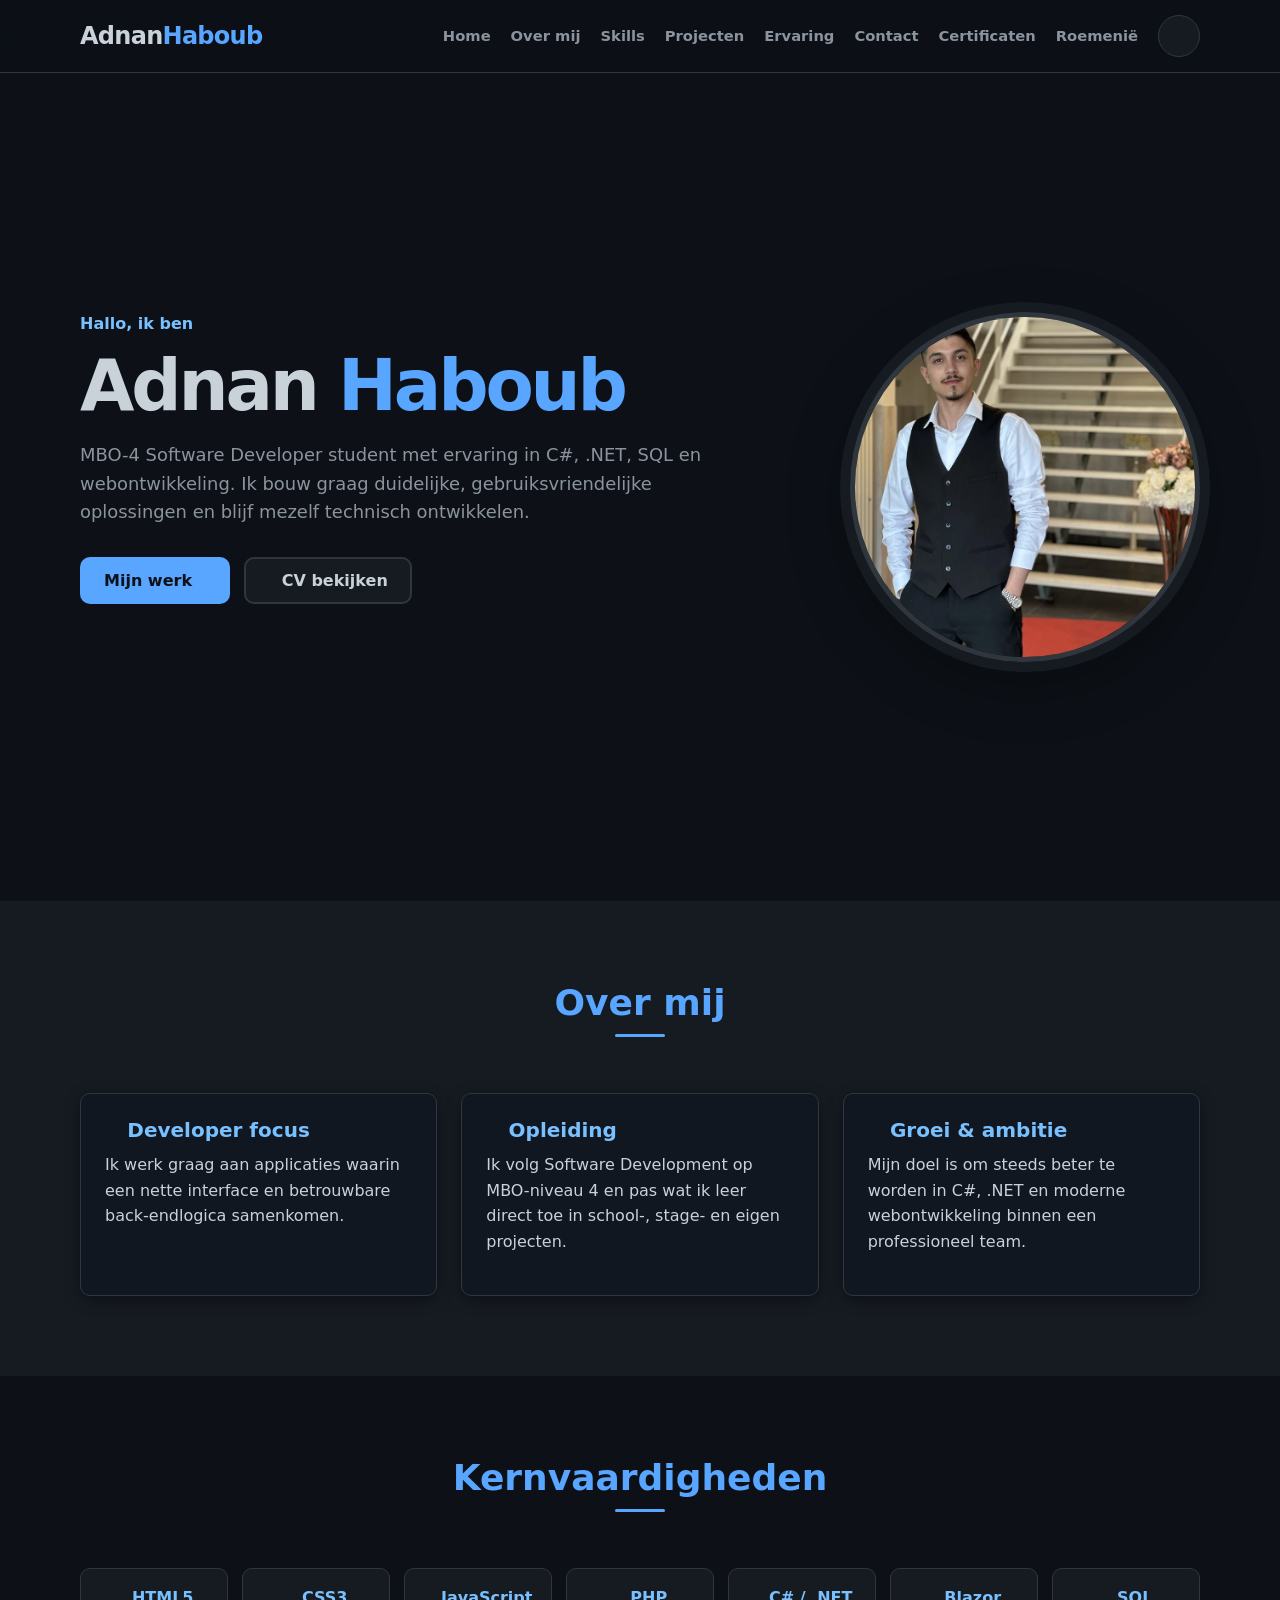
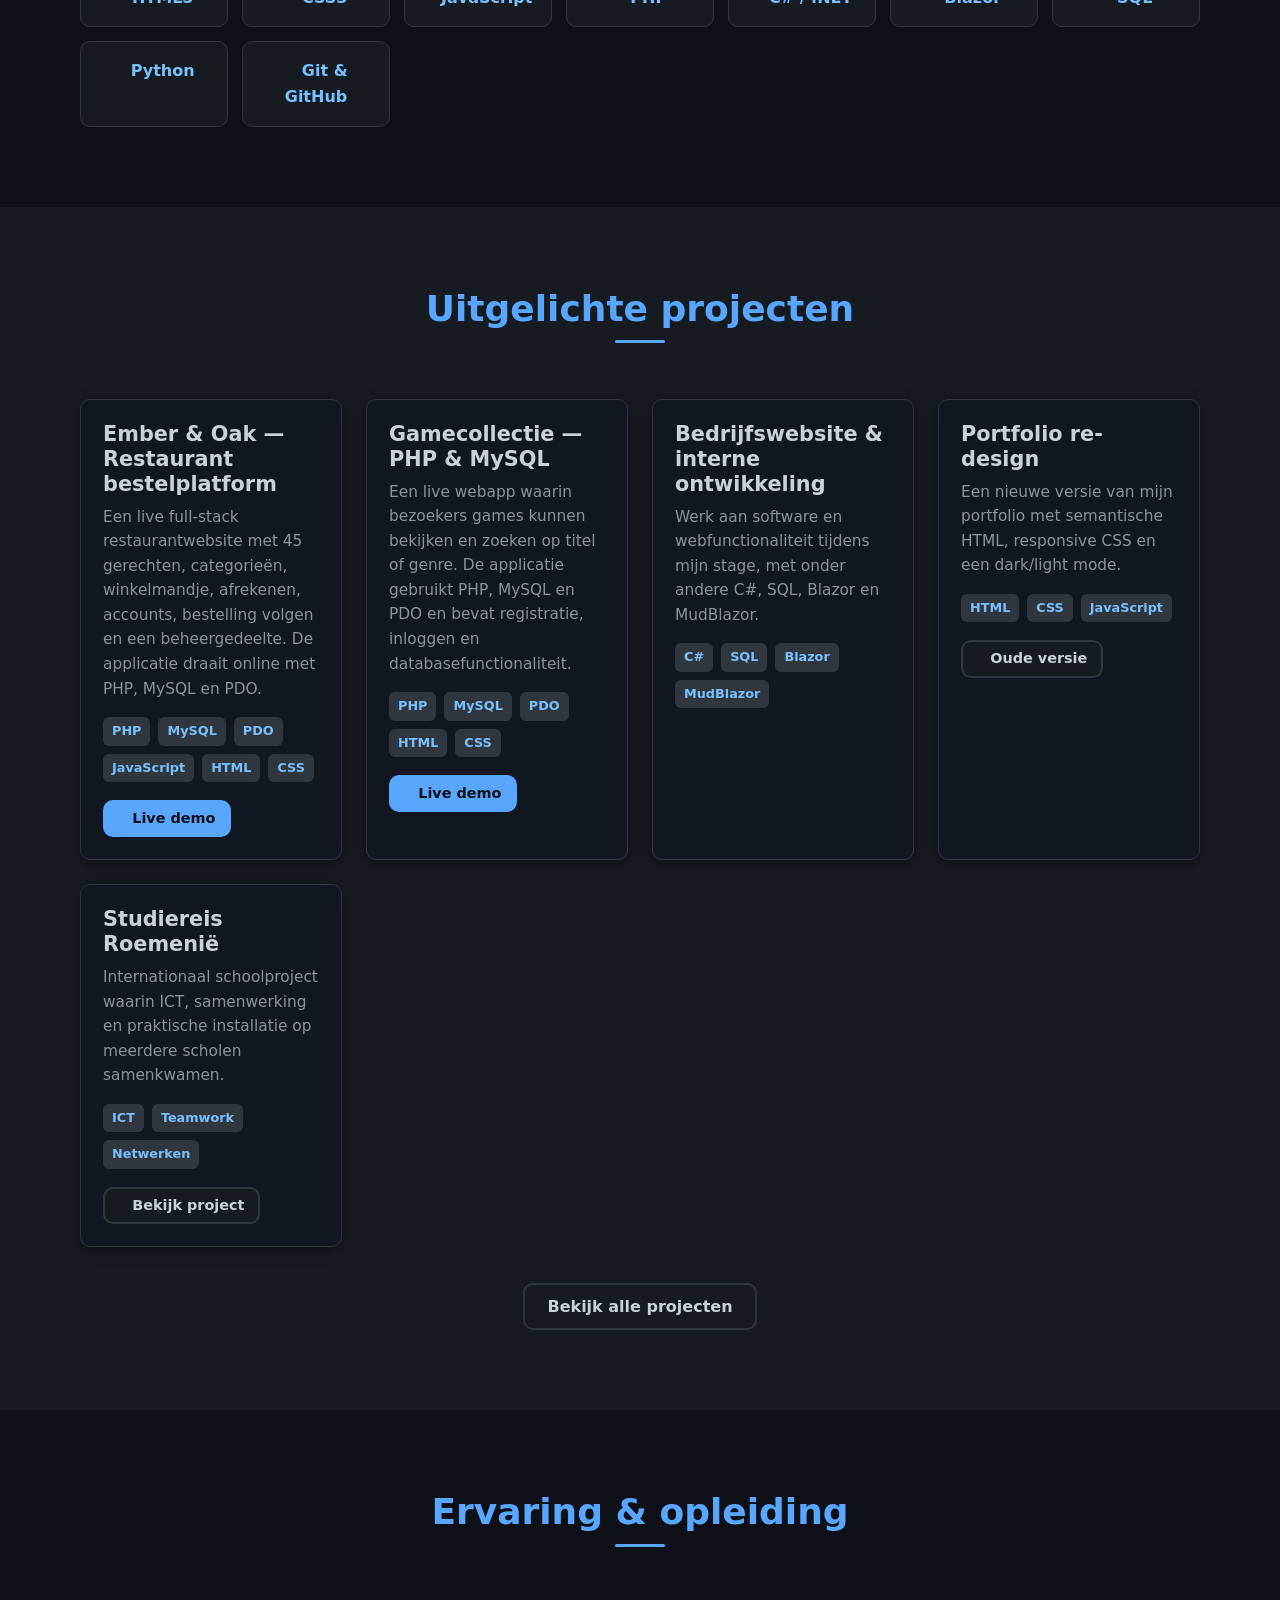
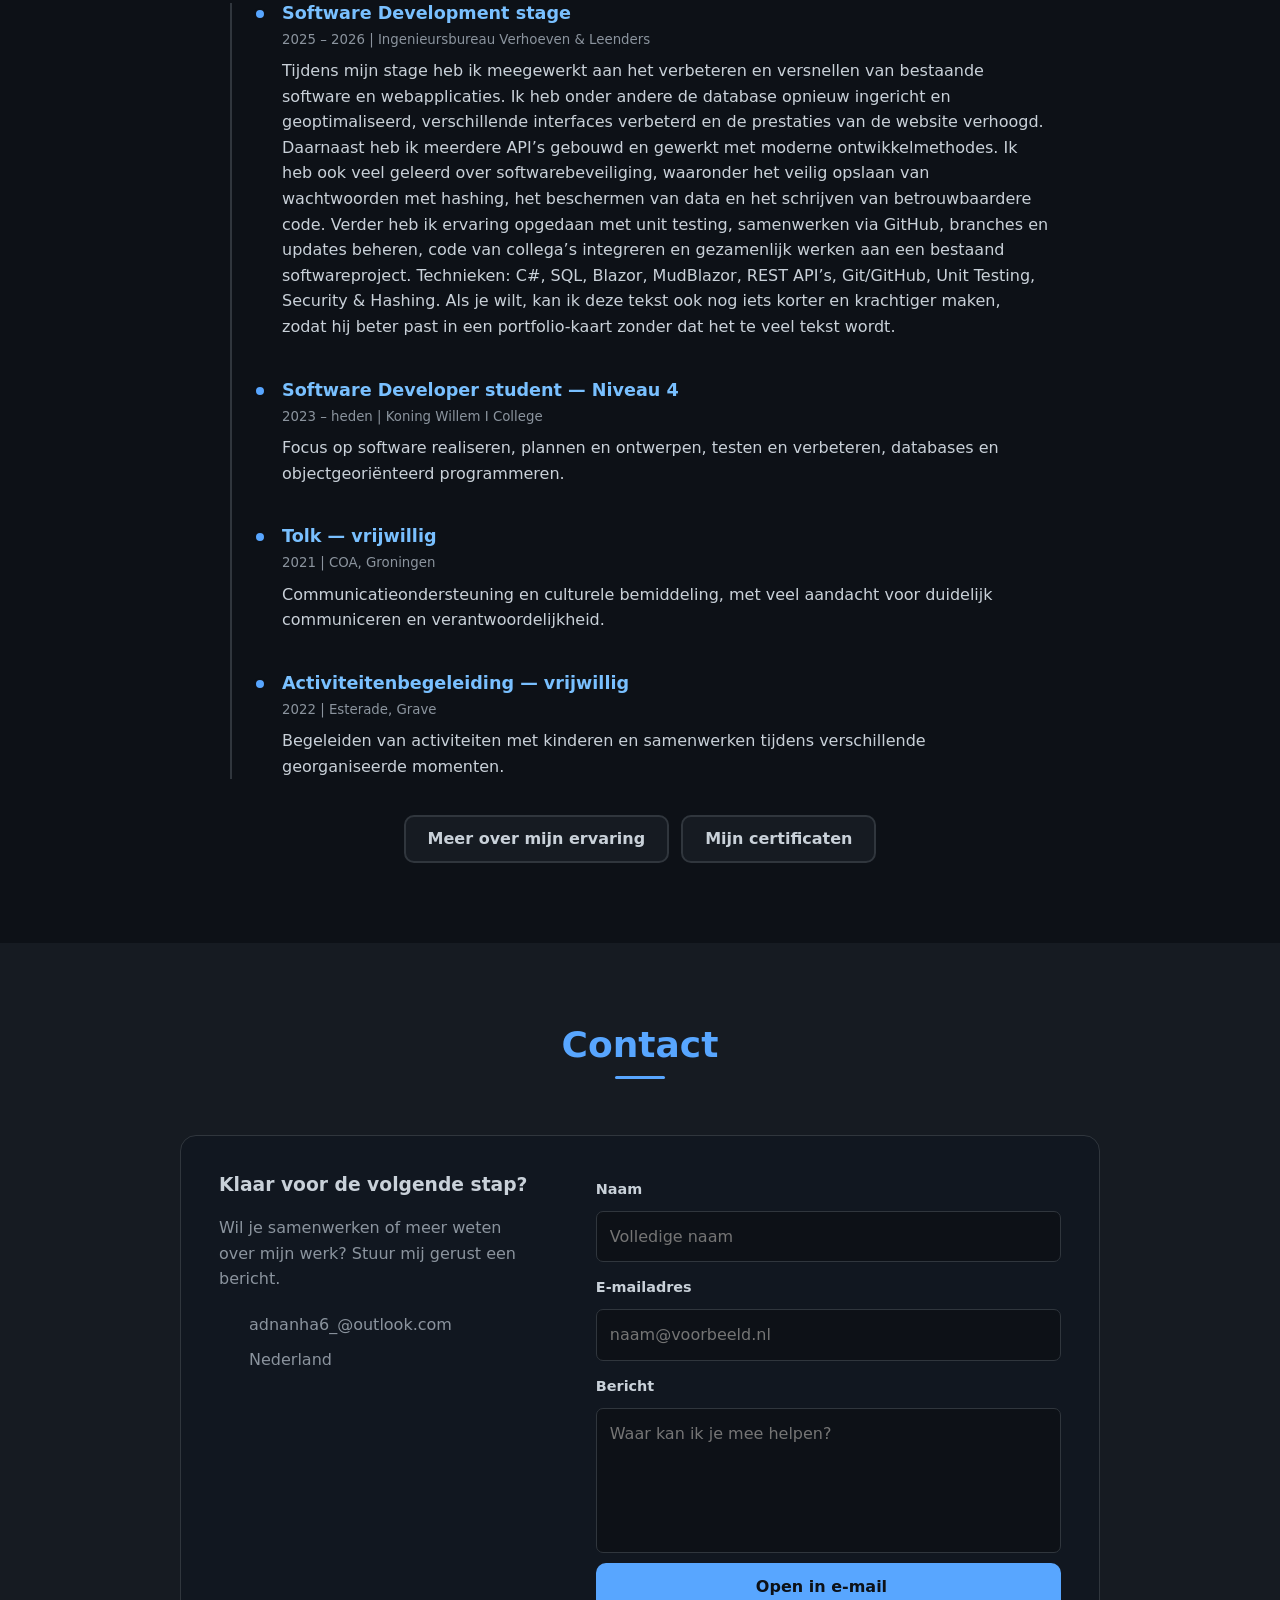
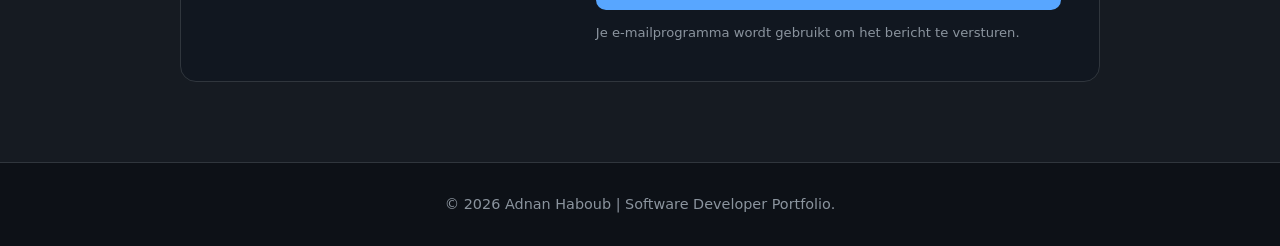
<file: index.html>
<!doctype html>
<html lang="nl">
<head>
    <meta charset="utf-8">
    <meta name="viewport" content="width=device-width, initial-scale=1">
    <meta http-equiv="refresh" content="0; url=Main/Portfolio.html">
    <title>Adnan Haboub | Portfolio</title>
</head>
<body>
    <p><a href="Main/Portfolio.html">Open portfolio</a></p>
</body>
</html>
</file>
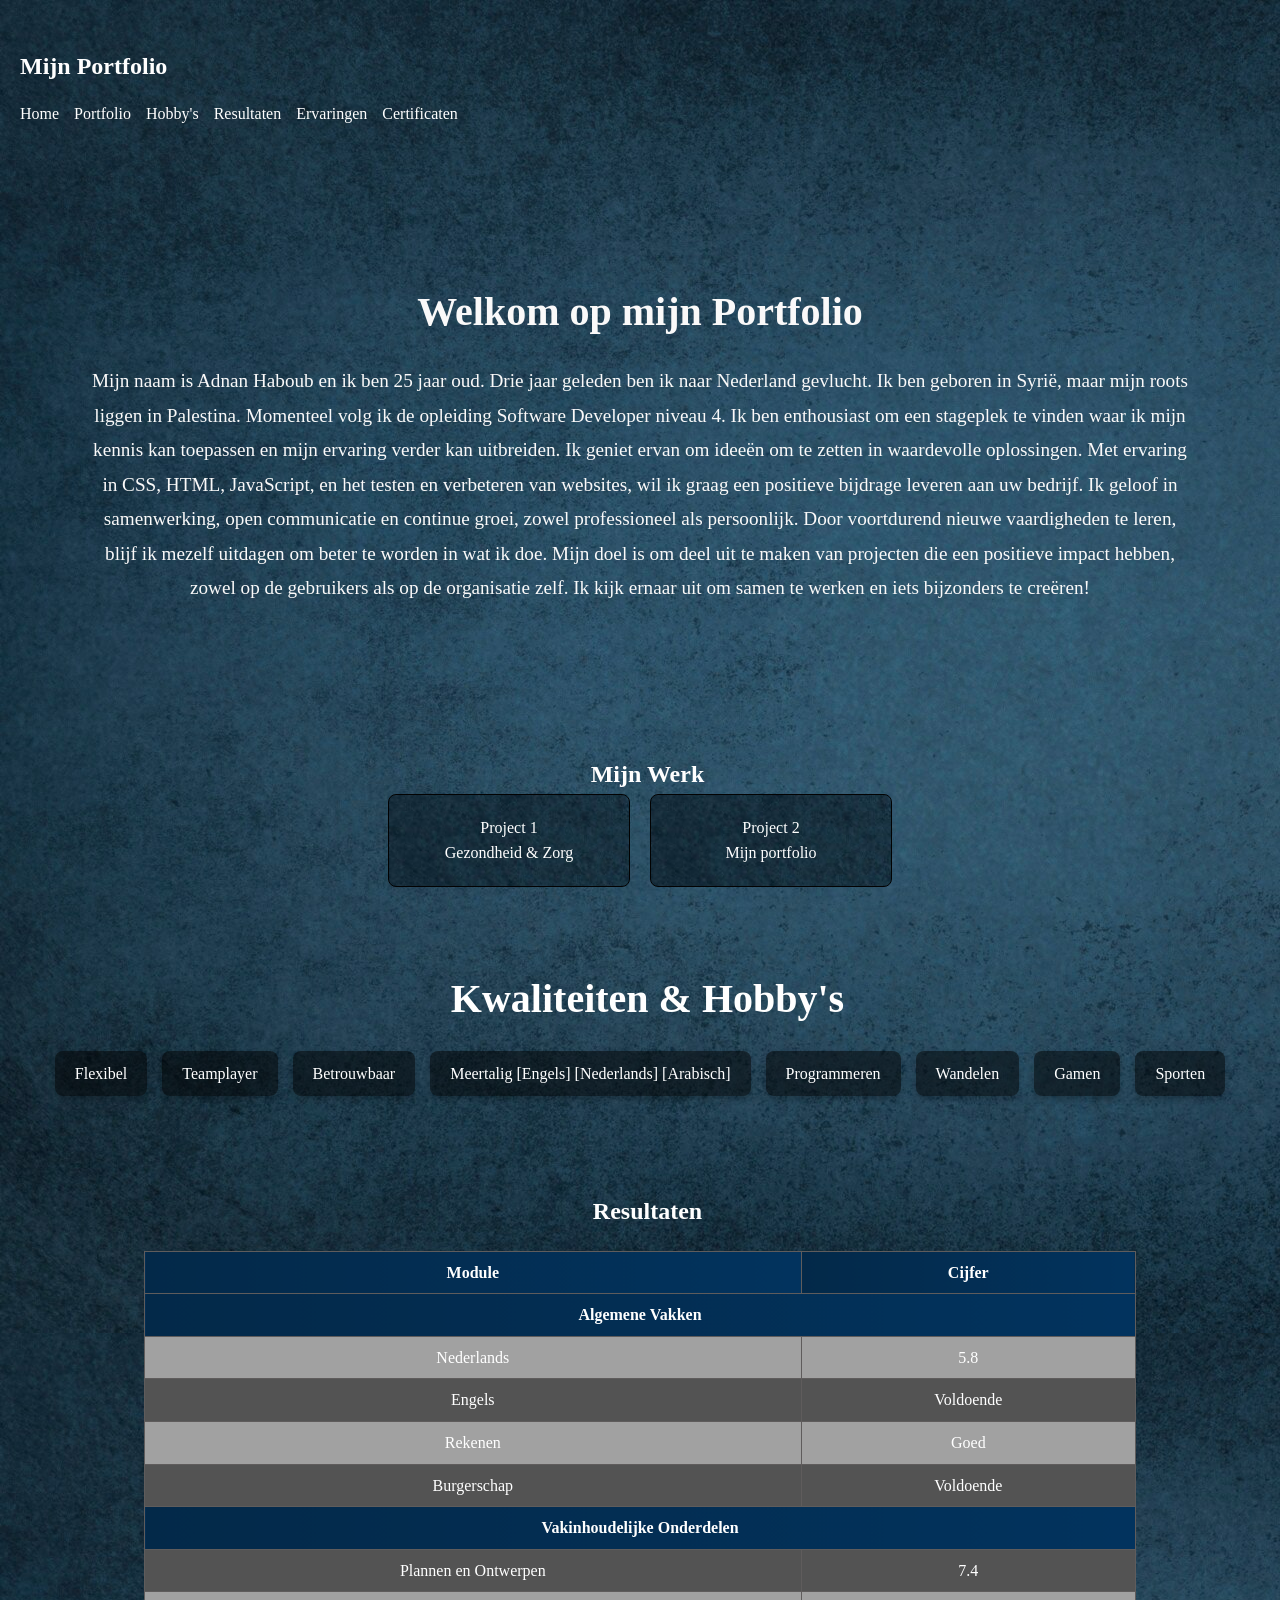
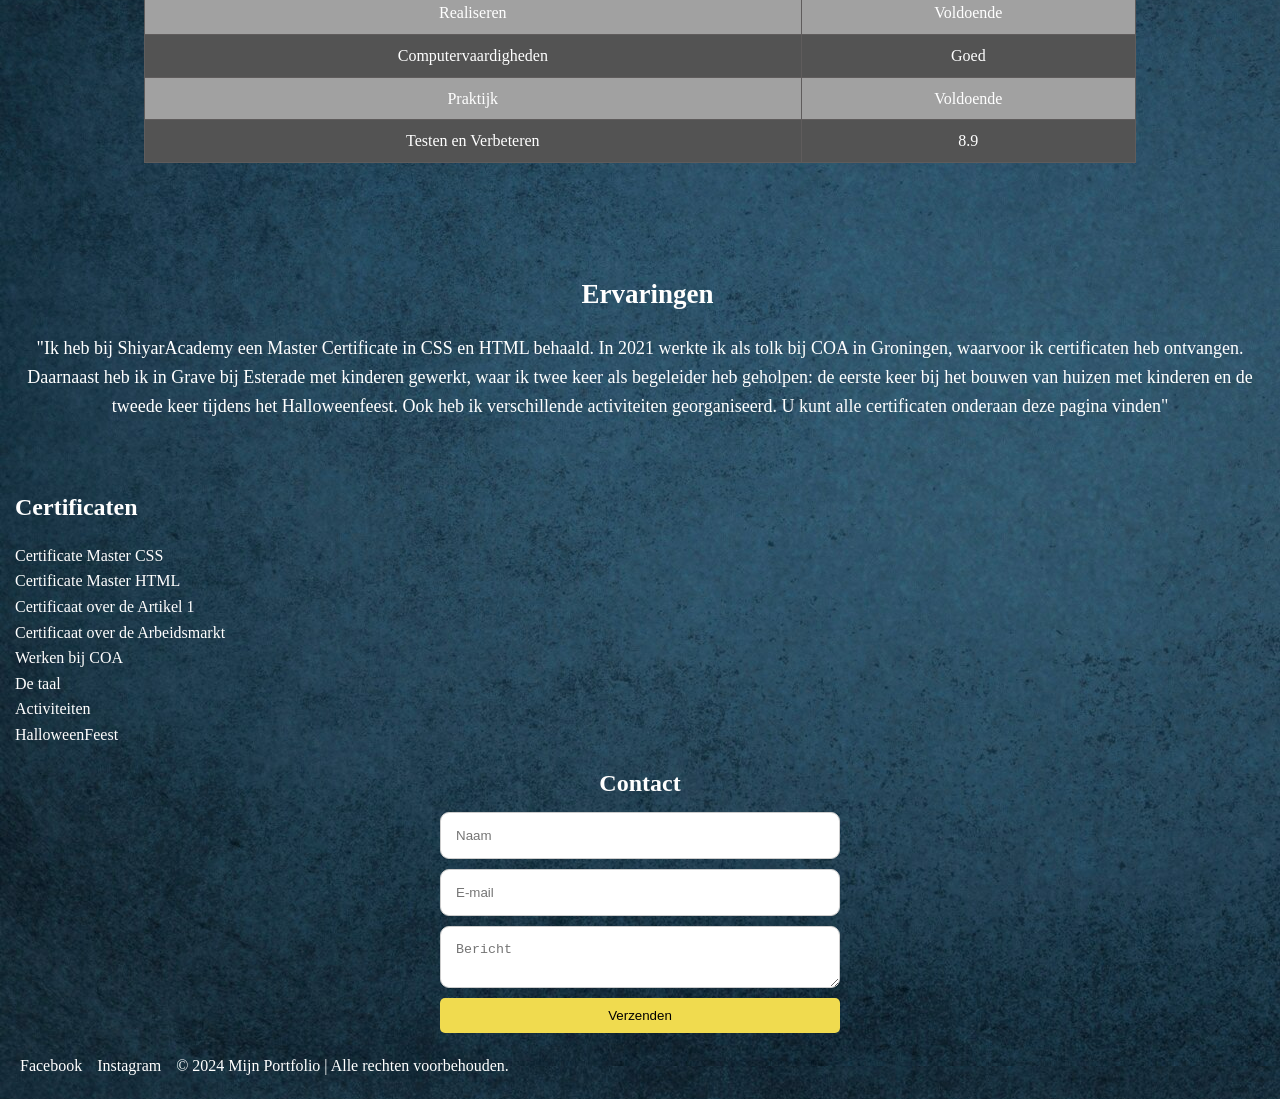
<file: EerstePortfolio/protfolo.html>
<!DOCTYPE html>
<html lang="nl">
<head>
    <meta charset="UTF-8">
    <meta name="viewport" content="width=device-width, initial-scale=1.0">
    <title>Portfolio Website</title>
    <link rel="stylesheet" href="protfolo.css">
    <script src="protfolo.js" defer></script>
</head>
<body>
    <!-- Header Section -->
    <header>

        <nav>
            <div class="logo">Mijn Portfolio</div>
            <ul>
                <li><a href="#home">Home</a></li>
                <li><a href="#portfolio">Portfolio</a></li>
                <li><a href="#hobbies">Hobby's</a></li>
                <li><a href="#results">Resultaten</a></li>
                <li><a href="#experience">Ervaringen</a></li>
                <li><a href="#certificates">Certificaten</a></li>
            </ul>
        </nav>

        <img src="../mijnfoto.jpg" alt="Foto" class="circular-image"> 

    </header>

    <!-- Hero Section -->
    <section id="home" class="hero">

        <h1 id="ani">Welkom op mijn Portfolio</h1>

        <p> Mijn naam is Adnan Haboub en ik ben 25 jaar oud. Drie jaar geleden ben ik naar Nederland gevlucht. Ik ben geboren in Syrië,

             maar mijn roots liggen in Palestina.

            Momenteel volg ik de opleiding Software Developer niveau 4. Ik ben enthousiast  om een stageplek te vinden waar ik mijn kennis kan toepassen

             en mijn ervaring  verder kan uitbreiden.
            
            Ik geniet ervan om ideeën om te zetten in waardevolle oplossingen. Met ervaring in CSS,  HTML, JavaScript, en het testen en verbeteren van websites,
            
            wil ik graag een positieve bijdrage leveren aan uw bedrijf.
            
            Ik geloof in samenwerking, open communicatie en continue groei, zowel professioneel als persoonlijk. Door voortdurend nieuwe vaardigheden te leren,
            
            blijf ik mezelf uitdagen om beter   te worden in wat ik doe.
            
            Mijn doel is om deel uit te maken van projecten die een positieve impact hebben, zowel op de gebruikers als op de organisatie zelf.
            
           Ik kijk ernaar uit om samen te werken en iets bijzonders te creëren!

             </p>

    </section>

    <!-- Portfolio Section -->
    <section id="portfolio">
        <h2>Mijn Werk</h2>
        <div class="portfolio-container">
            <div class="portfolio-item">Project 1 <br>
                 <a href="https://adnan-haboub.github.io/Adnanhaboub.github.io/" target="_blank"
                 class="project1"> Gezondheid & Zorg</a>
            </div>

            <div class="portfolio-item" >Project 2  <br>
                 <a href="https://adnanhaboub.w3spaces-preview.com/protfolo.html" target="_blank" 
                 class="project1"> Mijn portfolio </a> 
                </div>

        </div>

    </section>

    <!-- Hobby's Section -->
    <section id="hobbies">
        <h2>Kwaliteiten & Hobby's </h2>
        <ul>
            <li>Flexibel</li>
            <li>Teamplayer</li>
            <li>Betrouwbaar</li>
            <li> Meertalig [Engels] [Nederlands] [Arabisch] </li>
            <li>Programmeren</li>
            <li>Wandelen</li>
            <li>Gamen</li>
            <li>Sporten</li>
        </ul>

    </section>

    <!-- Resultaten Section -->
    <section id="results">
        <h2>Resultaten</h2>
        <table>
            
            <thead>
                <tr>
                    <th>Module</th>
                    <th>Cijfer</th>
                </tr>
            </thead>
            <tbody id="results-table">
                <!-- Algemene vakken -->
                <tr>
                    <th colspan="2">Algemene Vakken</th>
                </tr>
                <tr>
                    <td>Nederlands</td>
                    <td>5.8</td>
                </tr>
                <tr>
                    <td>Engels</td>
                    <td>Voldoende</td>
                </tr>
                <tr>
                    <td>Rekenen</td>
                    <td>Goed</td>
                </tr>
                <tr>
                    <td>Burgerschap</td>
                    <td>Voldoende</td>
                </tr>
            
                <!-- Vakinhoudelijke Onderdelen -->
                <tr>
                    <th colspan="2">Vakinhoudelijke Onderdelen</th>
                </tr>
                <tr>
                    <td>Plannen en Ontwerpen</td>
                    <td>7.4</td>
                </tr>
                <tr>
                    <td>Realiseren</td>
                    <td>Voldoende</td>
                </tr>
                <tr>
                    <td>Computervaardigheden</td>
                    <td>Goed</td>
                </tr>
                <tr>
                    <td>Praktijk</td>
                    <td>Voldoende</td>
                </tr>
                <tr>
                    <td>Testen en Verbeteren</td>
                    <td>8.9</td>
                </tr>
            </tbody>
            
        </table>
    </section>

    <!-- Ervaringen Section -->
    <section id="experience">
        <h2>Ervaringen</h2>

        <p>"Ik heb bij ShiyarAcademy een Master Certificate in CSS en HTML behaald. In 2021 werkte ik als tolk bij COA in Groningen,
             waarvoor ik certificaten heb ontvangen. Daarnaast heb ik in Grave bij Esterade met kinderen gewerkt, waar ik twee keer als 
             begeleider heb geholpen: de eerste keer bij het bouwen van huizen met kinderen en de tweede keer tijdens het Halloweenfeest. 
            Ook heb ik verschillende activiteiten georganiseerd. U kunt alle certificaten onderaan deze pagina vinden"</p>

    </section>

    <!-- Certificaten Section -->
    <section >
        <h2>Certificaten</h2>
        <ul id="certificates">
            <li><a href="../Pages/certificates.html" target="_blank" onclick="openModal ('Certificate Master CSS', 'Ik heb deze cursus gevolgd op ShiyarAcademy')" class="cert">Certificate Master CSS</a></li>
            <li><a href="../Pages/certificates.html" onclick="openModal('Certificate Master HTML', 'Ik heb deze cursus gevolgd op ShiyarAcademy')" class="cert">Certificate Master HTML</a></li>
            <li><a href="../Pages/certificates.html" target="_blank" onclick="openModal('Artikel 1', 'Ik heb over de eerste artikel gestudeerd')" class="cert">Certificaat over de Artikel 1 </a></li>
            <li><a href="../Pages/certificates.html" target="_blank" onclick="openModal('Arbeidsmarkt', 'IK heb over de arbeidsmarkt in Nederland gesturdeerd')" class="cert">Certificaat over de Arbeidsmarkt</a></li>
            <li><a href="../Pages/certificates.html" target="_blank" onclick="openModal('Tolk bij COA', 'Ik heb verschillende activiteiten georganiseerd en ik heb als tolk gewerkt')" class="cert">Werken bij COA</a></li>
            <li><a href="../Pages/certificates.html" target="_blank" onclick="openModal('Nederlands', 'Ik heb op KW1C Nederlands als tweede taal gestudeerd')" class="cert">De taal </a></li>
            <li><a href="../Pages/certificates.html" target="_blank" onclick="openModal('activiteiten bij Esterade', 'Ik heb verschillende activiteiten georganiseerd en ik was begeleider van de kinderen.')" class="cert">Activiteiten</a></li>
            <li><a href="../Pages/certificates.html" target="_blank" onclick="openModal('Halloween', 'Ik heb bij Easterade geholpen met verschillende activiteiten ')" class="cert">HalloweenFeest</a></li>
        </ul>
    </section>

   <!-- Contact -->
    <section id="contact">
        
        <form >
            <h1>Contact</h1>
            <input type="text" placeholder="Naam" required>
            <input type="email" placeholder="E-mail" required>
            <textarea placeholder="Bericht" required></textarea>
            <button type="submit">Verzenden</button>
        </form>
    </section>
    

    <!-- Modal Section -->
    <div id="modal" class="modal">
        <div class="modal-content">
            <span class="close" onclick="closeModal()">&times;</span>
            <h2 id="modal-title"></h2>
            <p id="modal-description"></p>
        </div>
    </div>

    <!-- Footer Section -->
    <footer>
       
        <div class="social-links">
            <a href="https://www.facebook.com/adnan.aboup" target="_blank">Facebook</a>
            <a href="https://www.instagram.com/adnan_haboub/" target="_blank">Instagram</a>
            <p>&copy; 2024 Mijn Portfolio | Alle rechten voorbehouden.</p>
        </div>
    </footer>
</body>
</html>
</file>
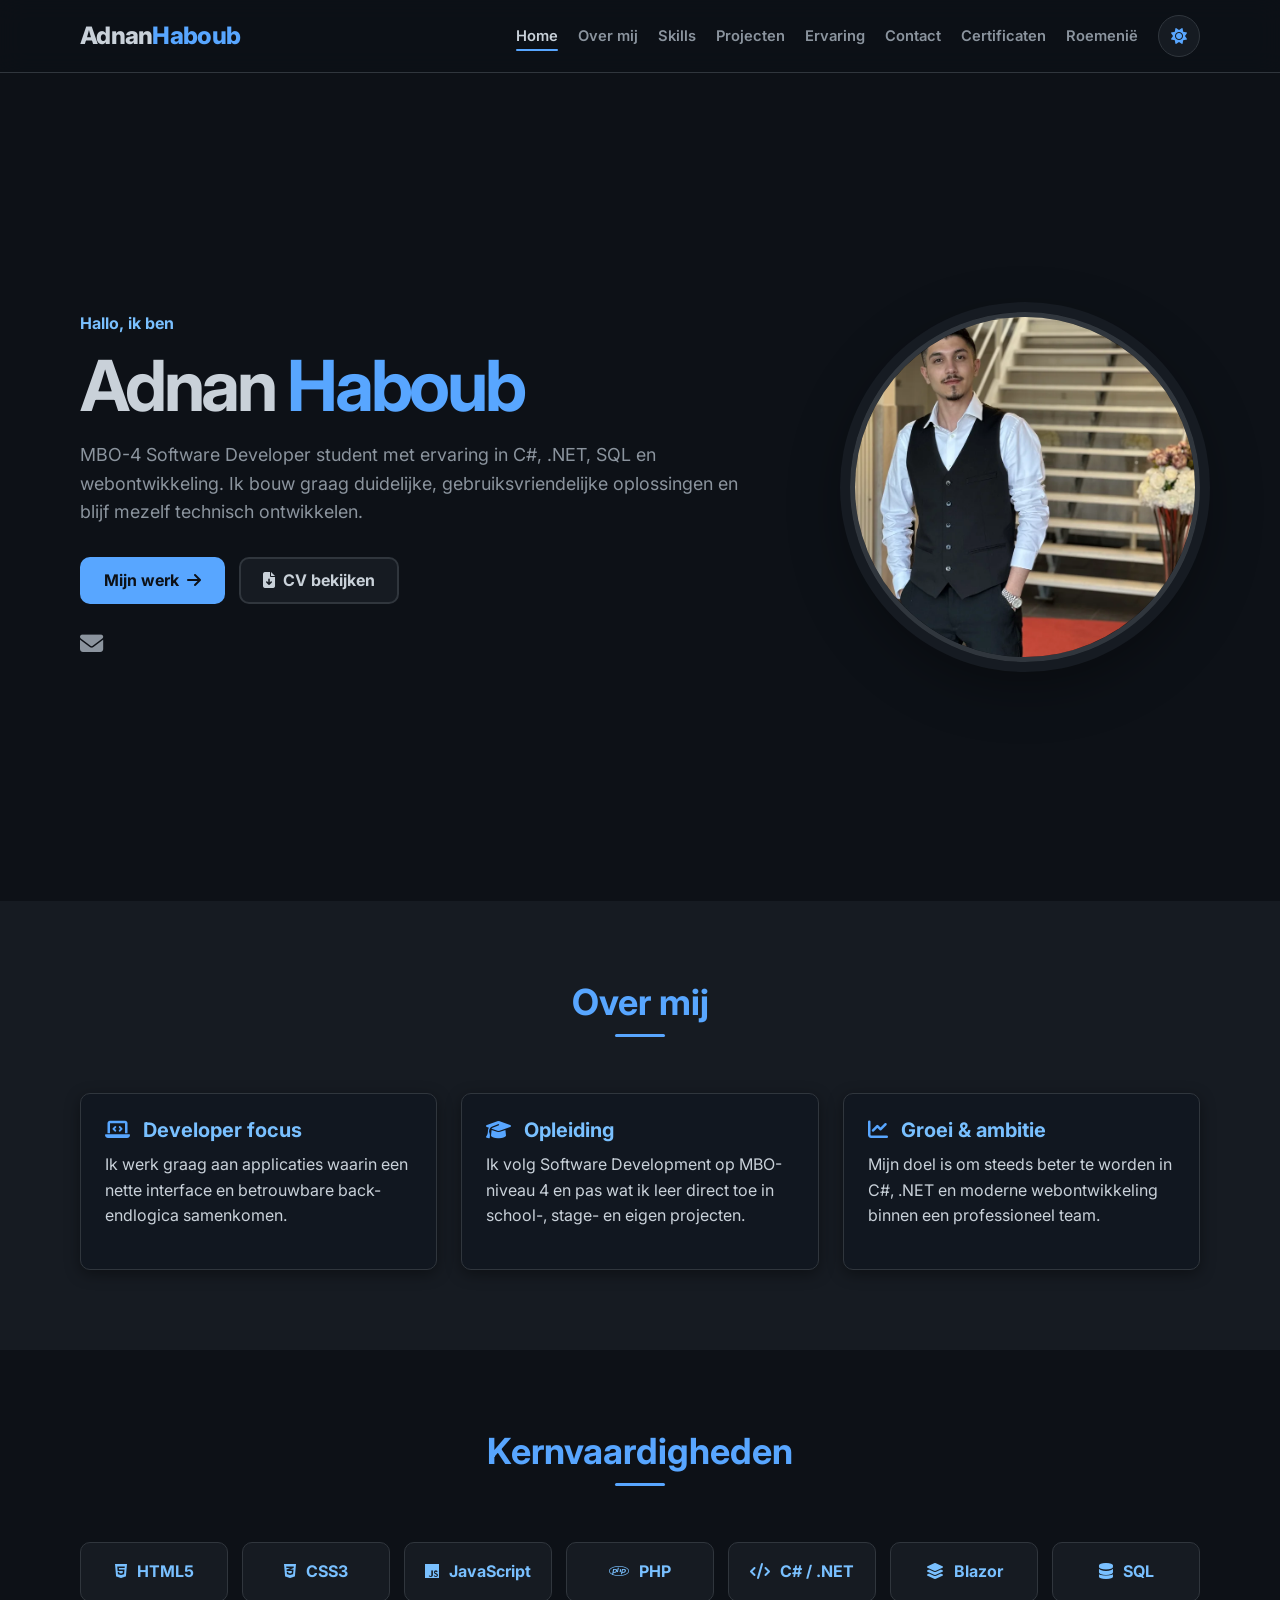
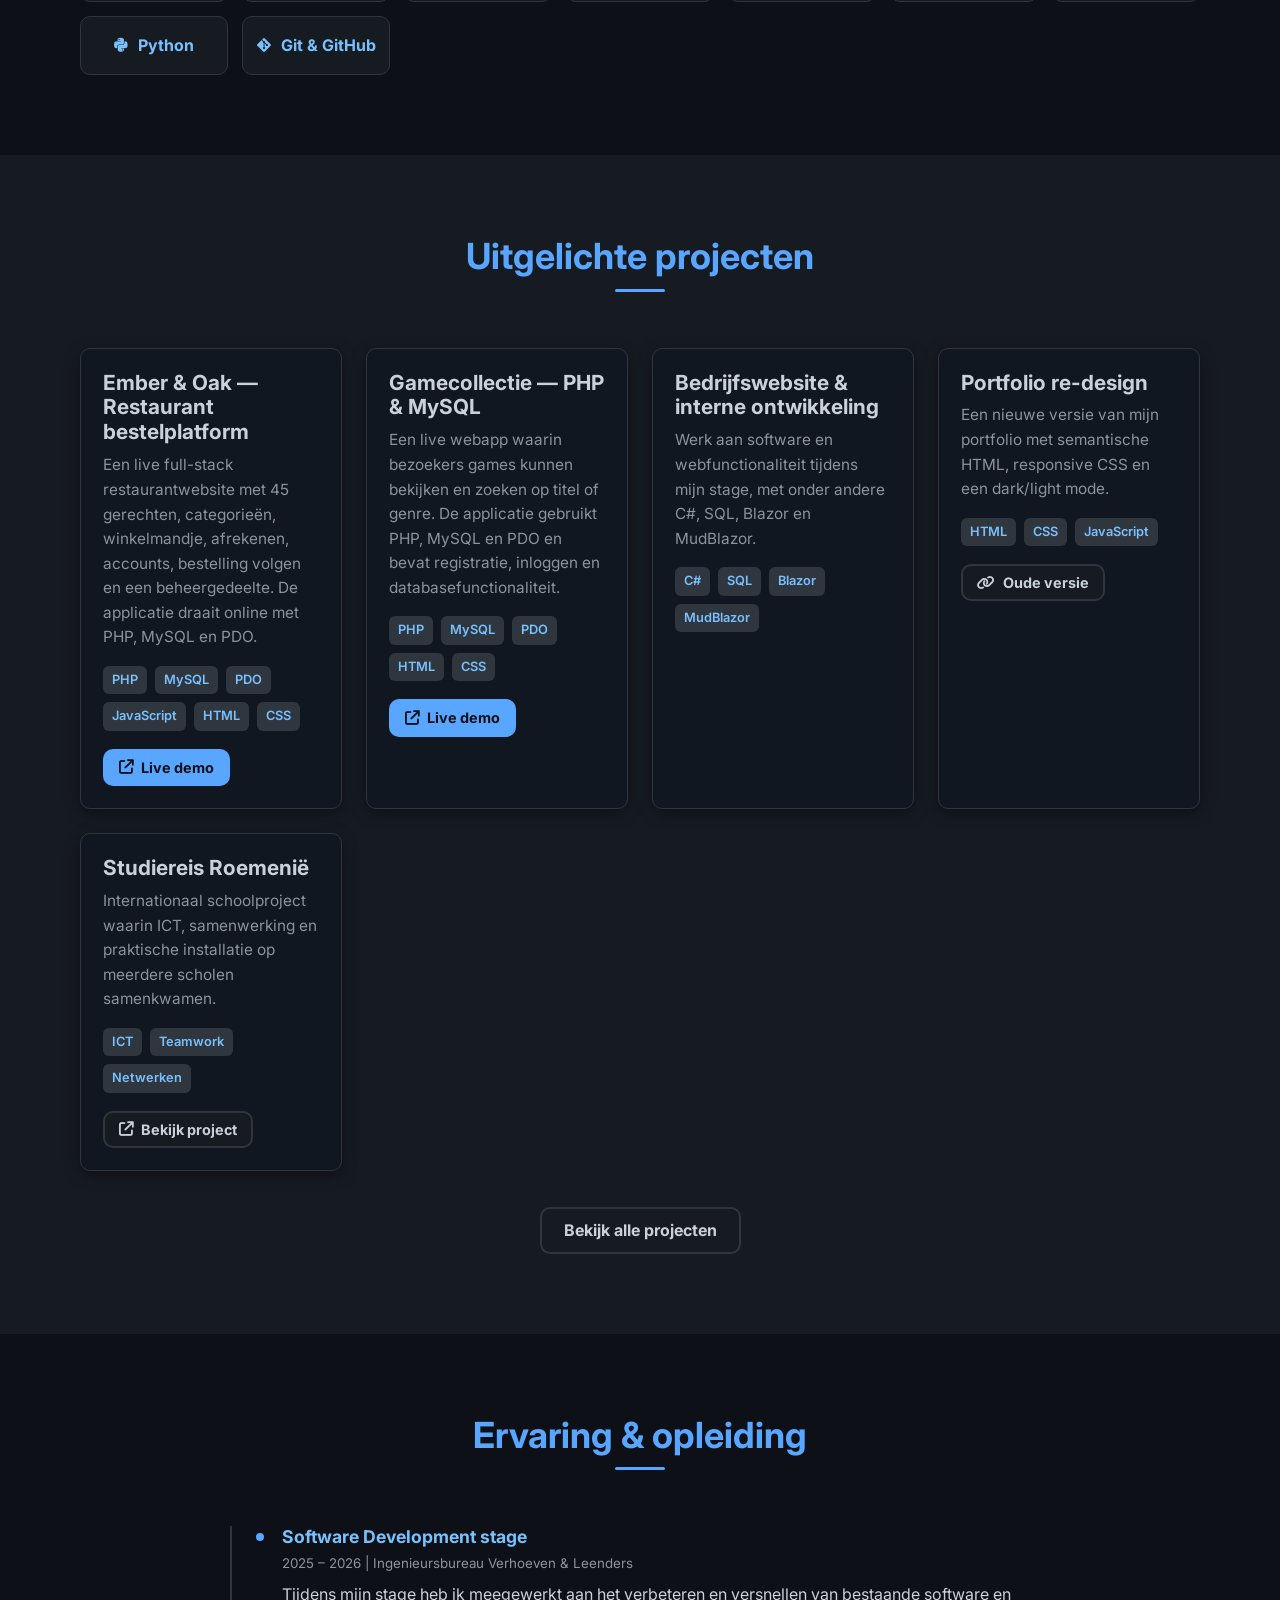
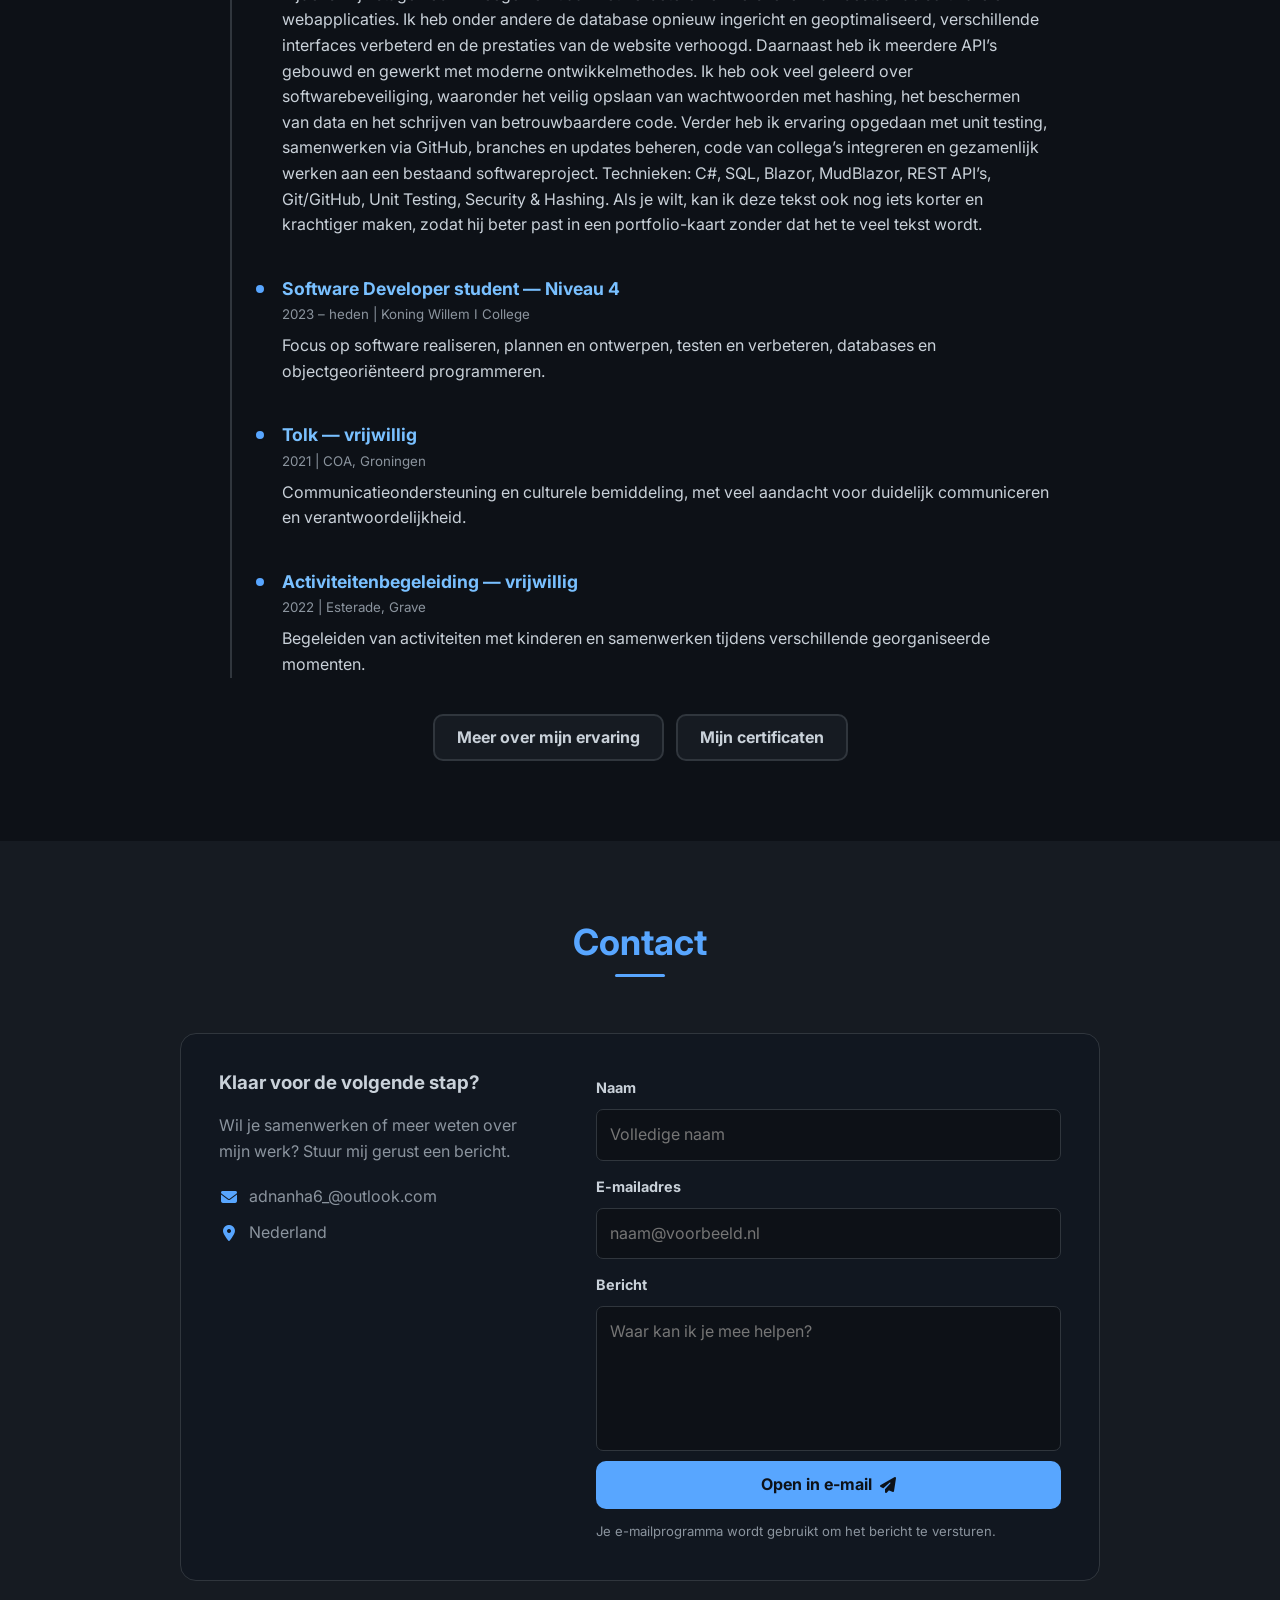
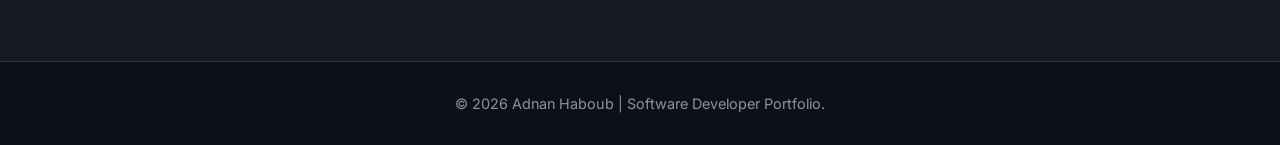
<file: Main/Portfolio.html>
<!doctype html>
<html lang="nl">
<head>
    <meta charset="utf-8">
    <meta name="viewport" content="width=device-width, initial-scale=1">
    <meta name="description" content="Portfolio van Adnan Haboub, Software Developer met ervaring in C#, .NET, SQL en moderne webtechnologieën.">
    <meta name="theme-color" content="#0d1117">
    <title>Adnan Haboub | Software Developer</title>

    <link rel="preconnect" href="https://fonts.googleapis.com">
    <link rel="preconnect" href="https://fonts.gstatic.com" crossorigin>
    <link href="https://fonts.googleapis.com/css2?family=Inter:wght@300;400;600;700;800&display=swap" rel="stylesheet">
    <link rel="stylesheet" href="https://cdnjs.cloudflare.com/ajax/libs/font-awesome/6.5.1/css/all.min.css">
    <link rel="stylesheet" href="../Styleheet/style.css">
</head>
<body class="dark-mode">
    <a class="skip-link" href="#main-content">Ga naar inhoud</a>

    <header class="site-header">
        <div class="container nav">
            <a class="brand" href="#home" aria-label="Naar home">Adnan<span>Haboub</span></a>

            <nav id="main-nav" aria-label="Hoofdnavigatie">
                <ul>
                    <li><a href="#home">Home</a></li>
                    <li><a href="#about">Over mij</a></li>
                    <li><a href="#skills">Skills</a></li>
                    <li><a href="#projects">Projecten</a></li>
                    <li><a href="#experience">Ervaring</a></li>
                    <li><a href="#contact">Contact</a></li>
                    <li><a href="../Pages/certificates.html">Certificaten</a></li>
                    <li><a href="../StudieReis/Main.html">Roemenië</a></li>
                    <li>
                        <button id="mode-toggle" class="icon-button" type="button" aria-label="Wissel kleurthema" title="Wissel kleurthema">
                            <i class="fa-solid fa-sun" aria-hidden="true"></i>
                        </button>
                    </li>
                </ul>
            </nav>

            <button class="menu-btn icon-button" type="button" aria-label="Open menu" aria-expanded="false" aria-controls="main-nav">
                <i class="fa-solid fa-bars" aria-hidden="true"></i>
            </button>
        </div>
    </header>

    <main id="main-content">
        <section id="home" class="hero container">
            <div class="hero-content">
                <p class="eyebrow">Hallo, ik ben</p>
                <h1>Adnan <span>Haboub</span></h1>
                <p class="hero-intro">
                    MBO-4 Software Developer student met ervaring in C#, .NET, SQL en webontwikkeling.
                    Ik bouw graag duidelijke, gebruiksvriendelijke oplossingen en blijf mezelf technisch ontwikkelen.
                </p>

                <div class="hero-cta">
                    <a class="btn btn--primary" href="#projects">Mijn werk <i class="fa-solid fa-arrow-right" aria-hidden="true"></i></a>
                    <a class="btn btn--secondary" href="CV.pdf" target="_blank" rel="noopener"><i class="fa-solid fa-file-arrow-down" aria-hidden="true"></i> CV bekijken</a>
                </div>

                <div class="social-links" aria-label="Contactlinks">
                    <a href="mailto:adnanha6_@outlook.com" aria-label="Stuur Adnan een e-mail"><i class="fa-solid fa-envelope" aria-hidden="true"></i></a>
                </div>
            </div>

            <div class="hero-image">
                <img src="../mijnfoto.webp" alt="Portret van Adnan Haboub" width="350" height="350">
            </div>
        </section>

        <section id="about" class="section section--surface">
            <div class="container">
                <h2 class="section-title">Over mij</h2>
                <div class="about-grid">
                    <article class="card">
                        <h3><i class="fa-solid fa-laptop-code" aria-hidden="true"></i> Developer focus</h3>
                        <p>Ik werk graag aan applicaties waarin een nette interface en betrouwbare back-endlogica samenkomen.</p>
                    </article>

                    <article class="card">
                        <h3><i class="fa-solid fa-graduation-cap" aria-hidden="true"></i> Opleiding</h3>
                        <p>Ik volg Software Development op MBO-niveau 4 en pas wat ik leer direct toe in school-, stage- en eigen projecten.</p>
                    </article>

                    <article class="card">
                        <h3><i class="fa-solid fa-chart-line" aria-hidden="true"></i> Groei & ambitie</h3>
                        <p>Mijn doel is om steeds beter te worden in C#, .NET en moderne webontwikkeling binnen een professioneel team.</p>
                    </article>
                </div>
            </div>
        </section>

        <section id="skills" class="section">
            <div class="container">
                <h2 class="section-title">Kernvaardigheden</h2>
                <div class="skills-grid">
                    <div class="skill-item"><i class="fa-brands fa-html5" aria-hidden="true"></i> HTML5</div>
                    <div class="skill-item"><i class="fa-brands fa-css3-alt" aria-hidden="true"></i> CSS3</div>
                    <div class="skill-item"><i class="fa-brands fa-js" aria-hidden="true"></i> JavaScript</div>
                    <div class="skill-item"><i class="fa-brands fa-php" aria-hidden="true"></i> PHP</div>
                    <div class="skill-item"><i class="fa-solid fa-code" aria-hidden="true"></i> C# / .NET</div>
                    <div class="skill-item"><i class="fa-solid fa-layer-group" aria-hidden="true"></i> Blazor</div>
                    <div class="skill-item"><i class="fa-solid fa-database" aria-hidden="true"></i> SQL</div>
                    <div class="skill-item"><i class="fa-brands fa-python" aria-hidden="true"></i> Python</div>
                    <div class="skill-item"><i class="fa-brands fa-git-alt" aria-hidden="true"></i> Git & GitHub</div>
                </div>
            </div>
        </section>

        <section id="projects" class="section section--surface">
            <div class="container">
                <h2 class="section-title">Uitgelichte projecten</h2>
                <div class="projects-grid">
                    <article class="project-card">
                        <div class="project-info">
                            <h3>Ember &amp; Oak — Restaurant bestelplatform</h3>
                            <p>Een live full-stack restaurantwebsite met 45 gerechten, categorieën, winkelmandje, afrekenen, accounts, bestelling volgen en een beheergedeelte. De applicatie draait online met PHP, MySQL en PDO.</p>
                            <div class="tags" aria-label="Technologieën">
                                <span class="tag">PHP</span>
                                <span class="tag">MySQL</span>
                                <span class="tag">PDO</span>
                                <span class="tag">JavaScript</span>
                                <span class="tag">HTML</span>
                                <span class="tag">CSS</span>
                            </div>
                            <div class="project-actions">
                                <a href="https://emberandoak.infinityfreeapp.com/" target="_blank" rel="noopener" class="btn btn--primary btn--small"><i class="fa-solid fa-arrow-up-right-from-square" aria-hidden="true"></i> Live demo</a>
                            </div>
                        </div>
                    </article>

                    <article class="project-card">
                        <div class="project-info">
                            <h3>Gamecollectie — PHP &amp; MySQL</h3>
                            <p>Een live webapp waarin bezoekers games kunnen bekijken en zoeken op titel of genre. De applicatie gebruikt PHP, MySQL en PDO en bevat registratie, inloggen en databasefunctionaliteit.</p>
                            <div class="tags" aria-label="Technologieën">
                                <span class="tag">PHP</span>
                                <span class="tag">MySQL</span>
                                <span class="tag">PDO</span>
                                <span class="tag">HTML</span>
                                <span class="tag">CSS</span>
                            </div>
                            <div class="project-actions">
                                <a href="https://adnan-gamecollectie.free.nf/GameCollectie-new/" target="_blank" rel="noopener" class="btn btn--primary btn--small"><i class="fa-solid fa-arrow-up-right-from-square" aria-hidden="true"></i> Live demo</a>
                            </div>
                        </div>
                    </article>

                    <article class="project-card">
                        <div class="project-info">
                            <h3>Bedrijfswebsite & interne ontwikkeling</h3>
                            <p>Werk aan software en webfunctionaliteit tijdens mijn stage, met onder andere C#, SQL, Blazor en MudBlazor.</p>
                            <div class="tags" aria-label="Technologieën">
                                <span class="tag">C#</span>
                                <span class="tag">SQL</span>
                                <span class="tag">Blazor</span>
                                <span class="tag">MudBlazor</span>
                            </div>
                        </div>
                    </article>

                    <article class="project-card">
                        <div class="project-info">
                            <h3>Portfolio re-design</h3>
                            <p>Een nieuwe versie van mijn portfolio met semantische HTML, responsive CSS en een dark/light mode.</p>
                            <div class="tags" aria-label="Technologieën">
                                <span class="tag">HTML</span>
                                <span class="tag">CSS</span>
                                <span class="tag">JavaScript</span>
                            </div>
                            <div class="project-actions">
                                <a href="../EerstePortfolio/protfolo.html" target="_blank" rel="noopener" class="btn btn--secondary btn--small"><i class="fa-solid fa-link" aria-hidden="true"></i> Oude versie</a>
                            </div>
                        </div>
                    </article>

                    <article class="project-card">
                        <div class="project-info">
                            <h3>Studiereis Roemenië</h3>
                            <p>Internationaal schoolproject waarin ICT, samenwerking en praktische installatie op meerdere scholen samenkwamen.</p>
                            <div class="tags" aria-label="Onderwerpen">
                                <span class="tag">ICT</span>
                                <span class="tag">Teamwork</span>
                                <span class="tag">Netwerken</span>
                            </div>
                            <div class="project-actions">
                                <a href="../StudieReis/Main.html" class="btn btn--secondary btn--small"><i class="fa-solid fa-arrow-up-right-from-square" aria-hidden="true"></i> Bekijk project</a>
                            </div>
                        </div>
                    </article>
                </div>

                <div class="section-actions">
                    <a class="btn btn--secondary" href="../Pages/projects.html">Bekijk alle projecten</a>
                </div>
            </div>
        </section>

        <section id="experience" class="section">
            <div class="container">
                <h2 class="section-title">Ervaring & opleiding</h2>
                <div class="timeline">
                    <article class="timeline-item">
                        <h3>Software Development stage</h3>
                        <small>2025 – 2026 | Ingenieursbureau Verhoeven & Leenders</small>
                        <p>
                            Tijdens mijn stage heb ik meegewerkt aan het verbeteren en versnellen van bestaande software en webapplicaties. Ik heb onder andere de database opnieuw ingericht en geoptimaliseerd, verschillende interfaces verbeterd en de prestaties van de website verhoogd. Daarnaast heb ik meerdere API’s gebouwd en gewerkt met moderne ontwikkelmethodes.

                            Ik heb ook veel geleerd over softwarebeveiliging, waaronder het veilig opslaan van wachtwoorden met hashing, het beschermen van data en het schrijven van betrouwbaardere code. Verder heb ik ervaring opgedaan met unit testing, samenwerken via GitHub, branches en updates beheren, code van collega’s integreren en gezamenlijk werken aan een bestaand softwareproject.

                            Technieken: C#, SQL, Blazor, MudBlazor, REST API’s, Git/GitHub, Unit Testing, Security & Hashing.

                            Als je wilt, kan ik deze tekst ook nog iets korter en krachtiger maken, zodat hij beter past in een portfolio-kaart zonder dat het te veel tekst wordt.
                        </p>
                    </article>

                    <article class="timeline-item">
                        <h3>Software Developer student — Niveau 4</h3>
                        <small>2023 – heden | Koning Willem I College</small>
                        <p>Focus op software realiseren, plannen en ontwerpen, testen en verbeteren, databases en objectgeoriënteerd programmeren.</p>
                    </article>

                    <article class="timeline-item">
                        <h3>Tolk — vrijwillig</h3>
                        <small>2021 | COA, Groningen</small>
                        <p>Communicatieondersteuning en culturele bemiddeling, met veel aandacht voor duidelijk communiceren en verantwoordelijkheid.</p>
                    </article>

                    <article class="timeline-item">
                        <h3>Activiteitenbegeleiding — vrijwillig</h3>
                        <small>2022 | Esterade, Grave</small>
                        <p>Begeleiden van activiteiten met kinderen en samenwerken tijdens verschillende georganiseerde momenten.</p>
                    </article>
                </div>

                <div class="section-actions">
                    <a class="btn btn--secondary" href="../Pages/experience.html">Meer over mijn ervaring</a>
                    <a class="btn btn--secondary" href="../Pages/certificates.html">Mijn certificaten</a>
                </div>
            </div>
        </section>

        <section id="contact" class="section section--surface">
            <div class="container">
                <h2 class="section-title">Contact</h2>
                <div class="contact-content">
                    <div class="contact-info">
                        <h3>Klaar voor de volgende stap?</h3>
                        <p>Wil je samenwerken of meer weten over mijn werk? Stuur mij gerust een bericht.</p>
                        <div class="info-detail">
                            <i class="fa-solid fa-envelope" aria-hidden="true"></i>
                            <a href="mailto:adnanha6_@outlook.com">adnanha6_@outlook.com</a>
                        </div>
                        <div class="info-detail">
                            <i class="fa-solid fa-location-dot" aria-hidden="true"></i>
                            <span>Nederland</span>
                        </div>
                    </div>

                    <form class="contact-form" id="contactForm">
                        <label for="contact-name">Naam</label>
                        <input id="contact-name" name="name" autocomplete="name" placeholder="Volledige naam" required>

                        <label for="contact-email">E-mailadres</label>
                        <input id="contact-email" type="email" name="email" autocomplete="email" placeholder="naam@voorbeeld.nl" required>

                        <label for="contact-message">Bericht</label>
                        <textarea id="contact-message" name="message" placeholder="Waar kan ik je mee helpen?" required></textarea>

                        <button type="submit" class="btn btn--primary">Open in e-mail <i class="fa-solid fa-paper-plane" aria-hidden="true"></i></button>
                        <p class="form-note" id="formStatus">Je e-mailprogramma wordt gebruikt om het bericht te versturen.</p>
                    </form>
                </div>
            </div>
        </section>
    </main>

    <footer>
        <div class="container">
            © <span data-current-year>2026</span> Adnan Haboub | Software Developer Portfolio.
        </div>
    </footer>

    <script src="../Js/script.js"></script>
</body>
</html>
</file>
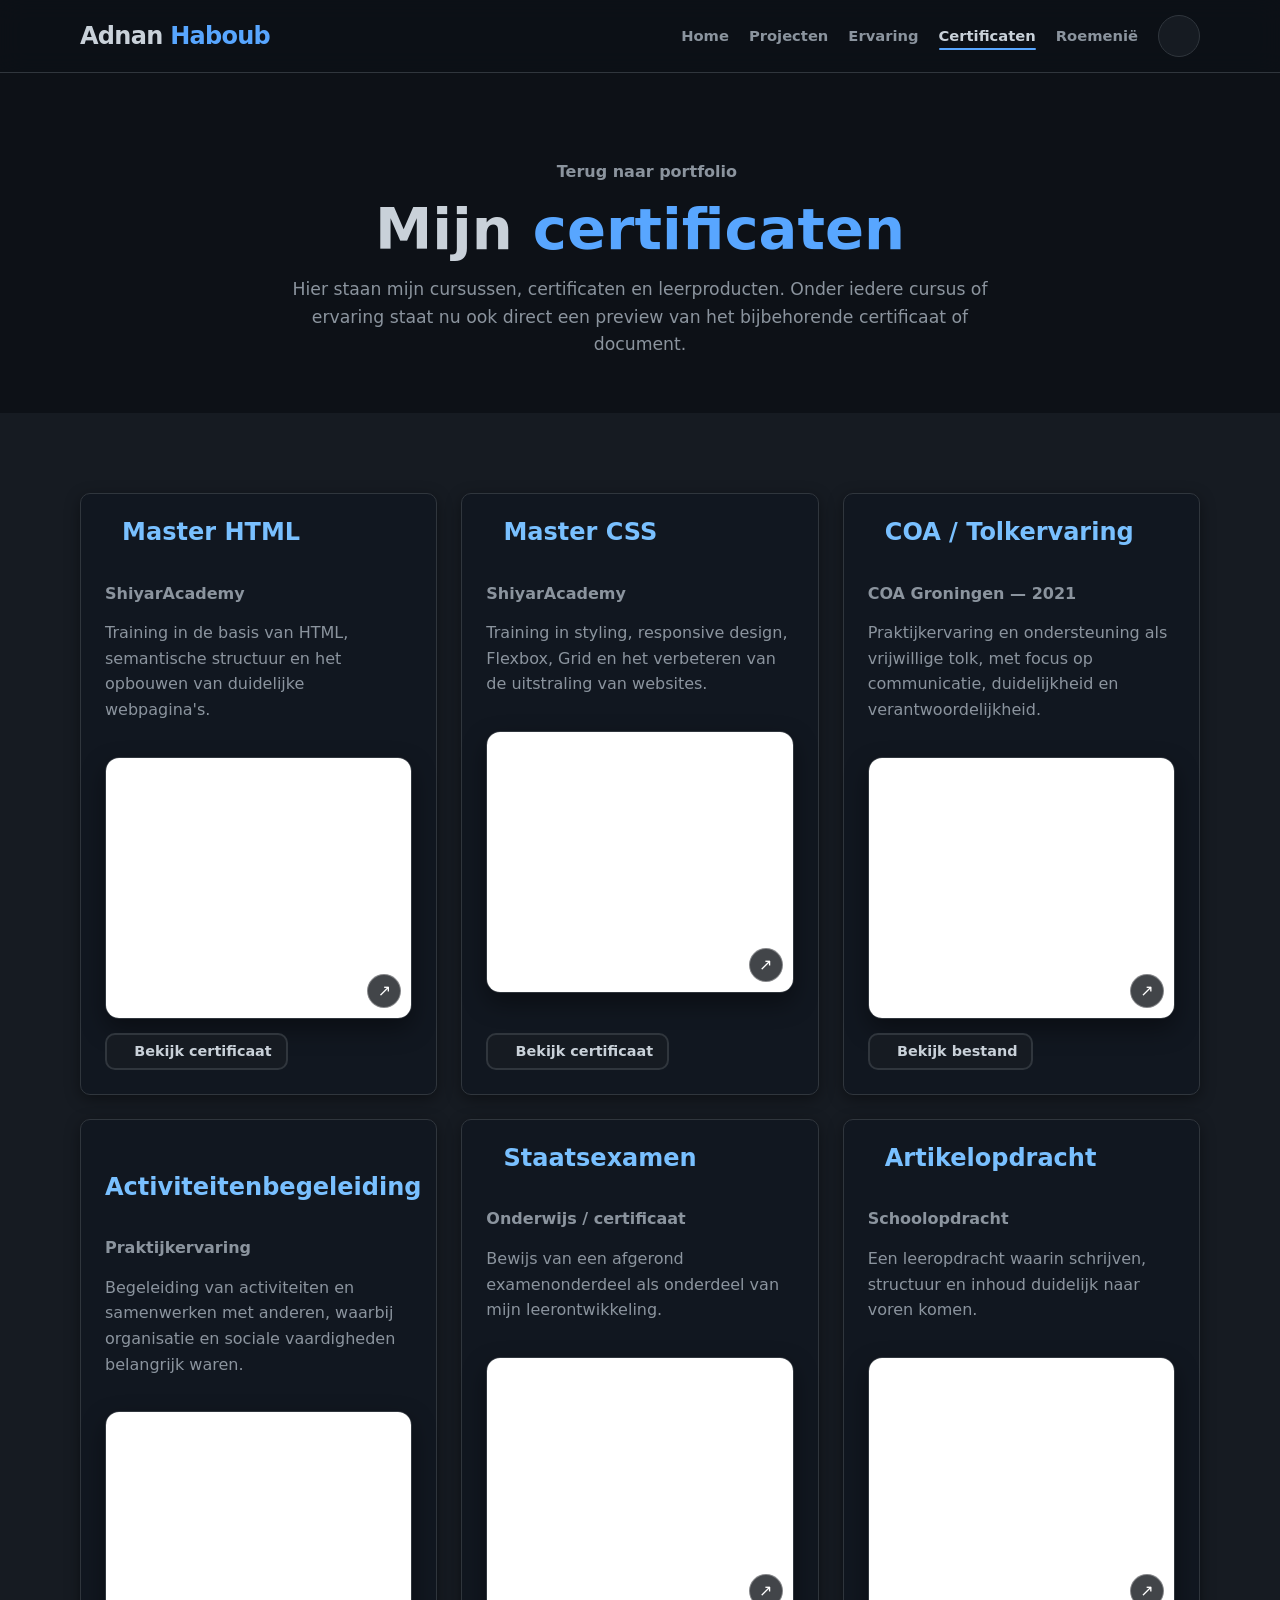
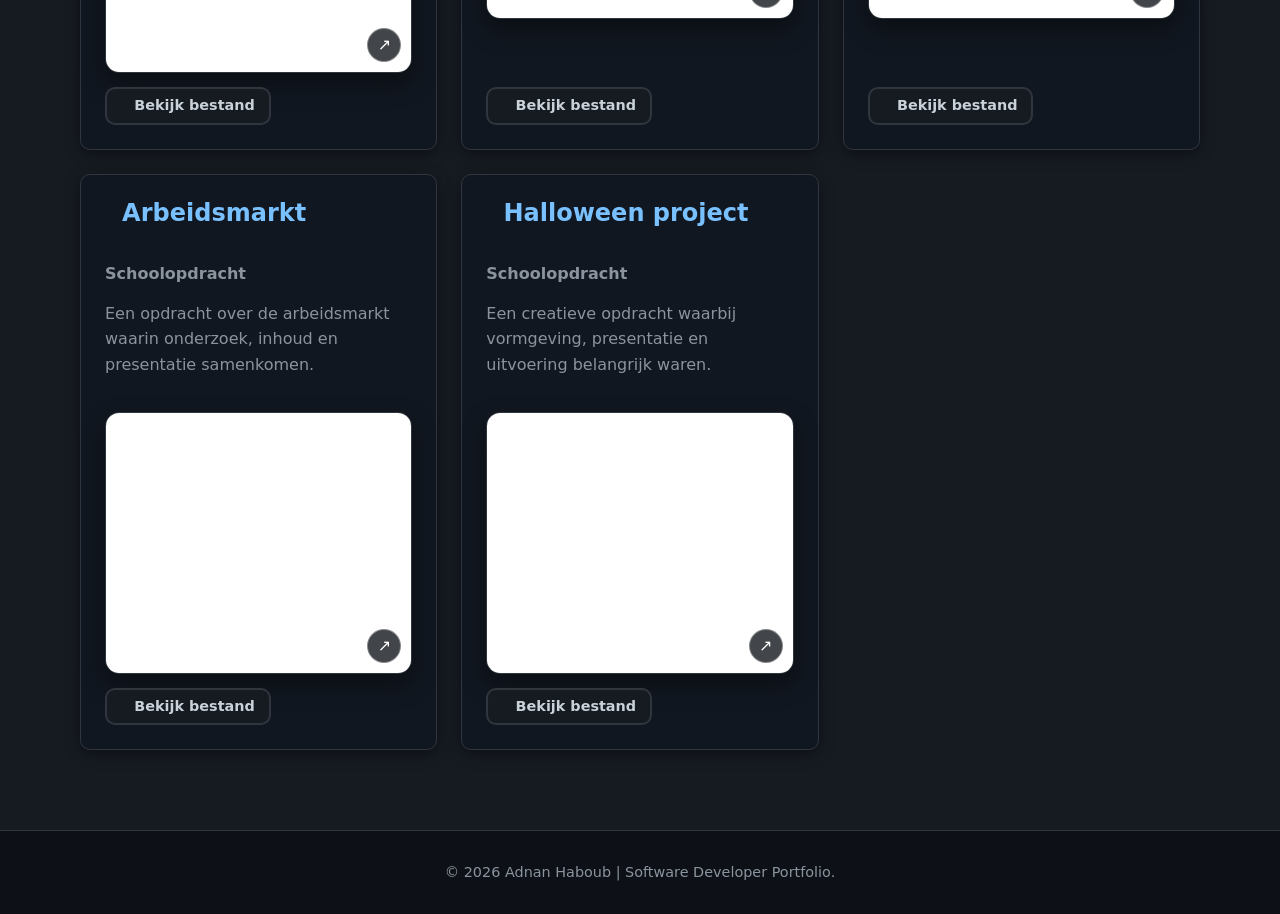
<file: MainCertificates-later/certificates.html>
<!doctype html>
<html lang="nl">
<head>
    <meta charset="utf-8">
    <meta name="viewport" content="width=device-width, initial-scale=1">
    <meta http-equiv="refresh" content="0; url=../Pages/certificates.html">
    <title>Certificaten | Adnan Haboub</title>
</head>
<body>
    <p><a href="../Pages/certificates.html">Open certificaten</a></p>
</body>
</html>
</file>
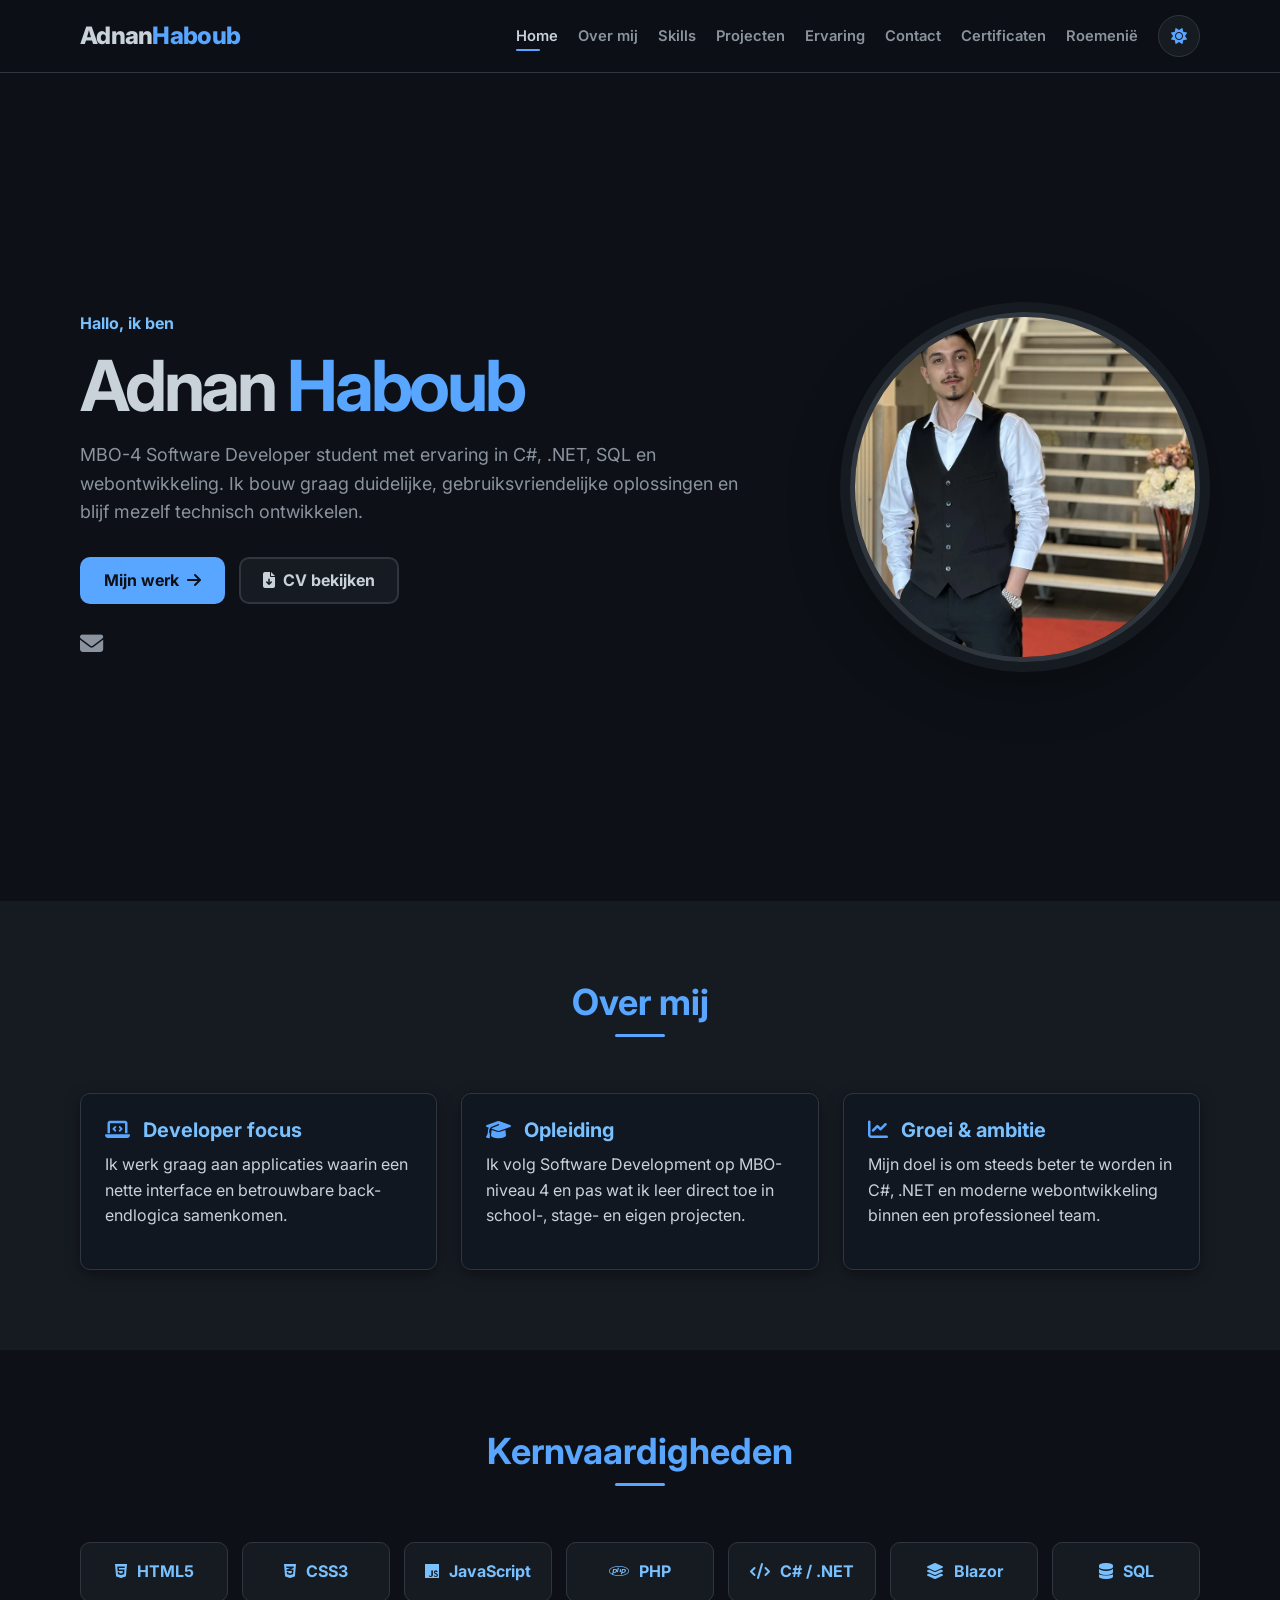
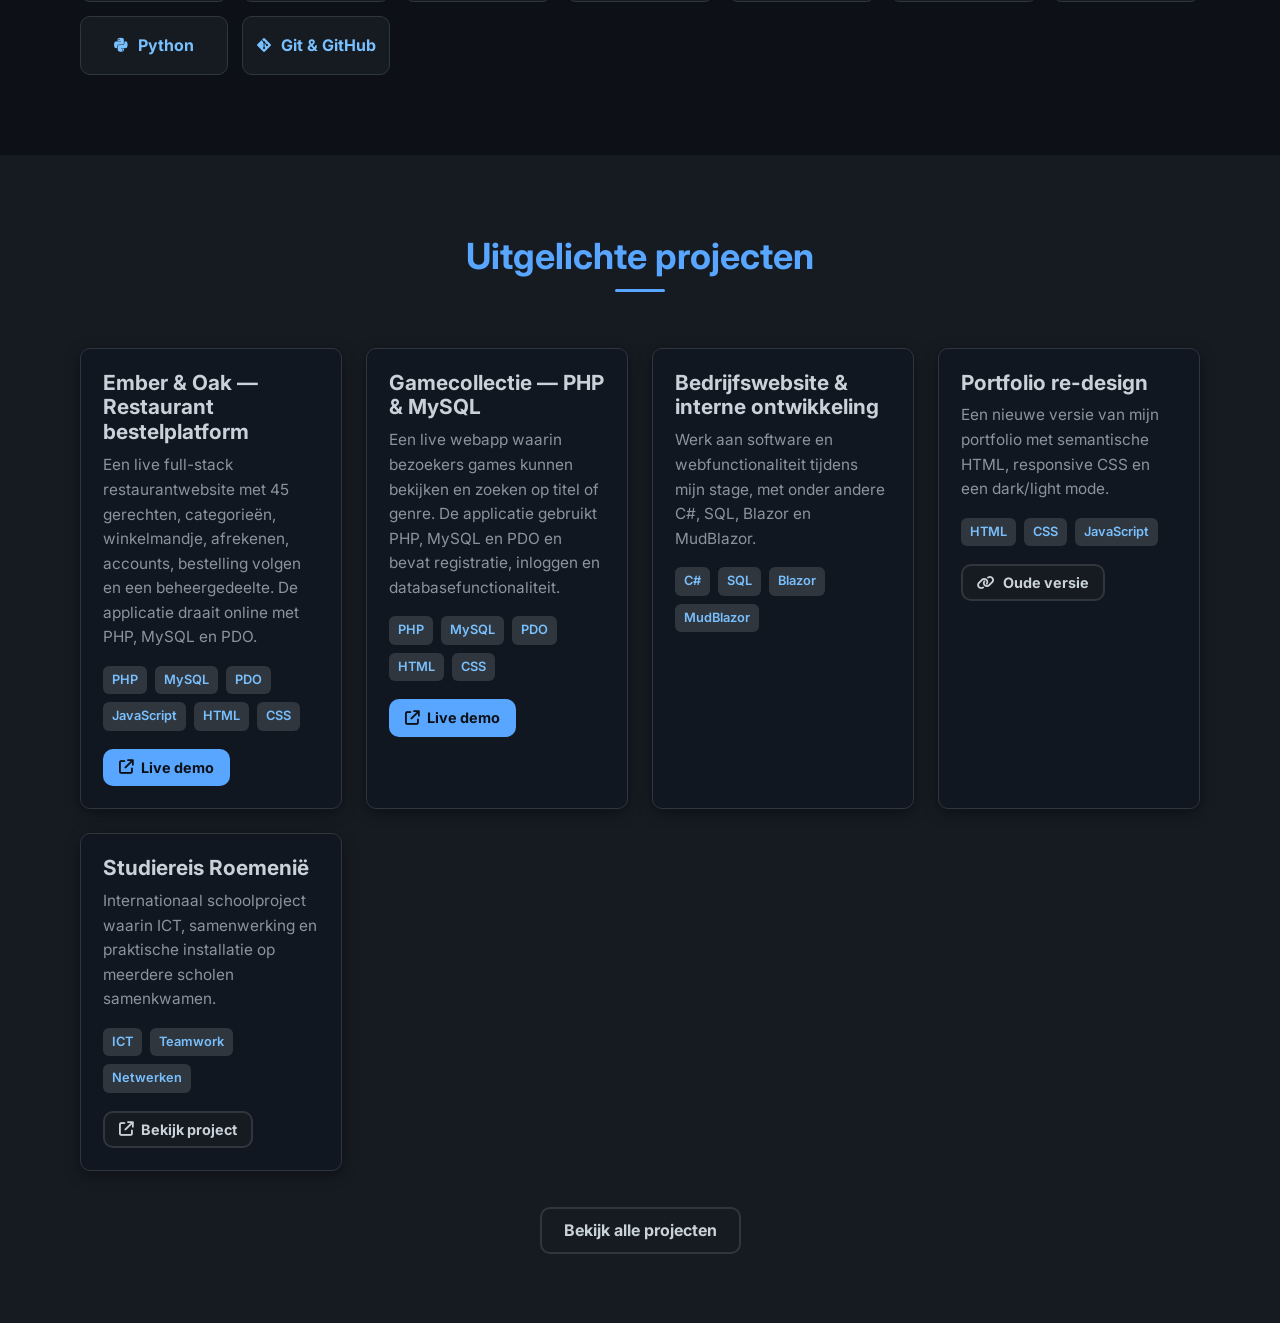
<file: MainPortfolio/Portfolio.html>
<!doctype html>
<html lang="nl">
<head>
    <meta charset="utf-8">
    <meta name="viewport" content="width=device-width, initial-scale=1">
    <meta http-equiv="refresh" content="0; url=../Main/Portfolio.html">
    <title>Portfolio | Adnan Haboub</title>
</head>
<body>
    <p><a href="../Main/Portfolio.html">Open de actuele portfolio</a></p>
</body>
</html>
</file>
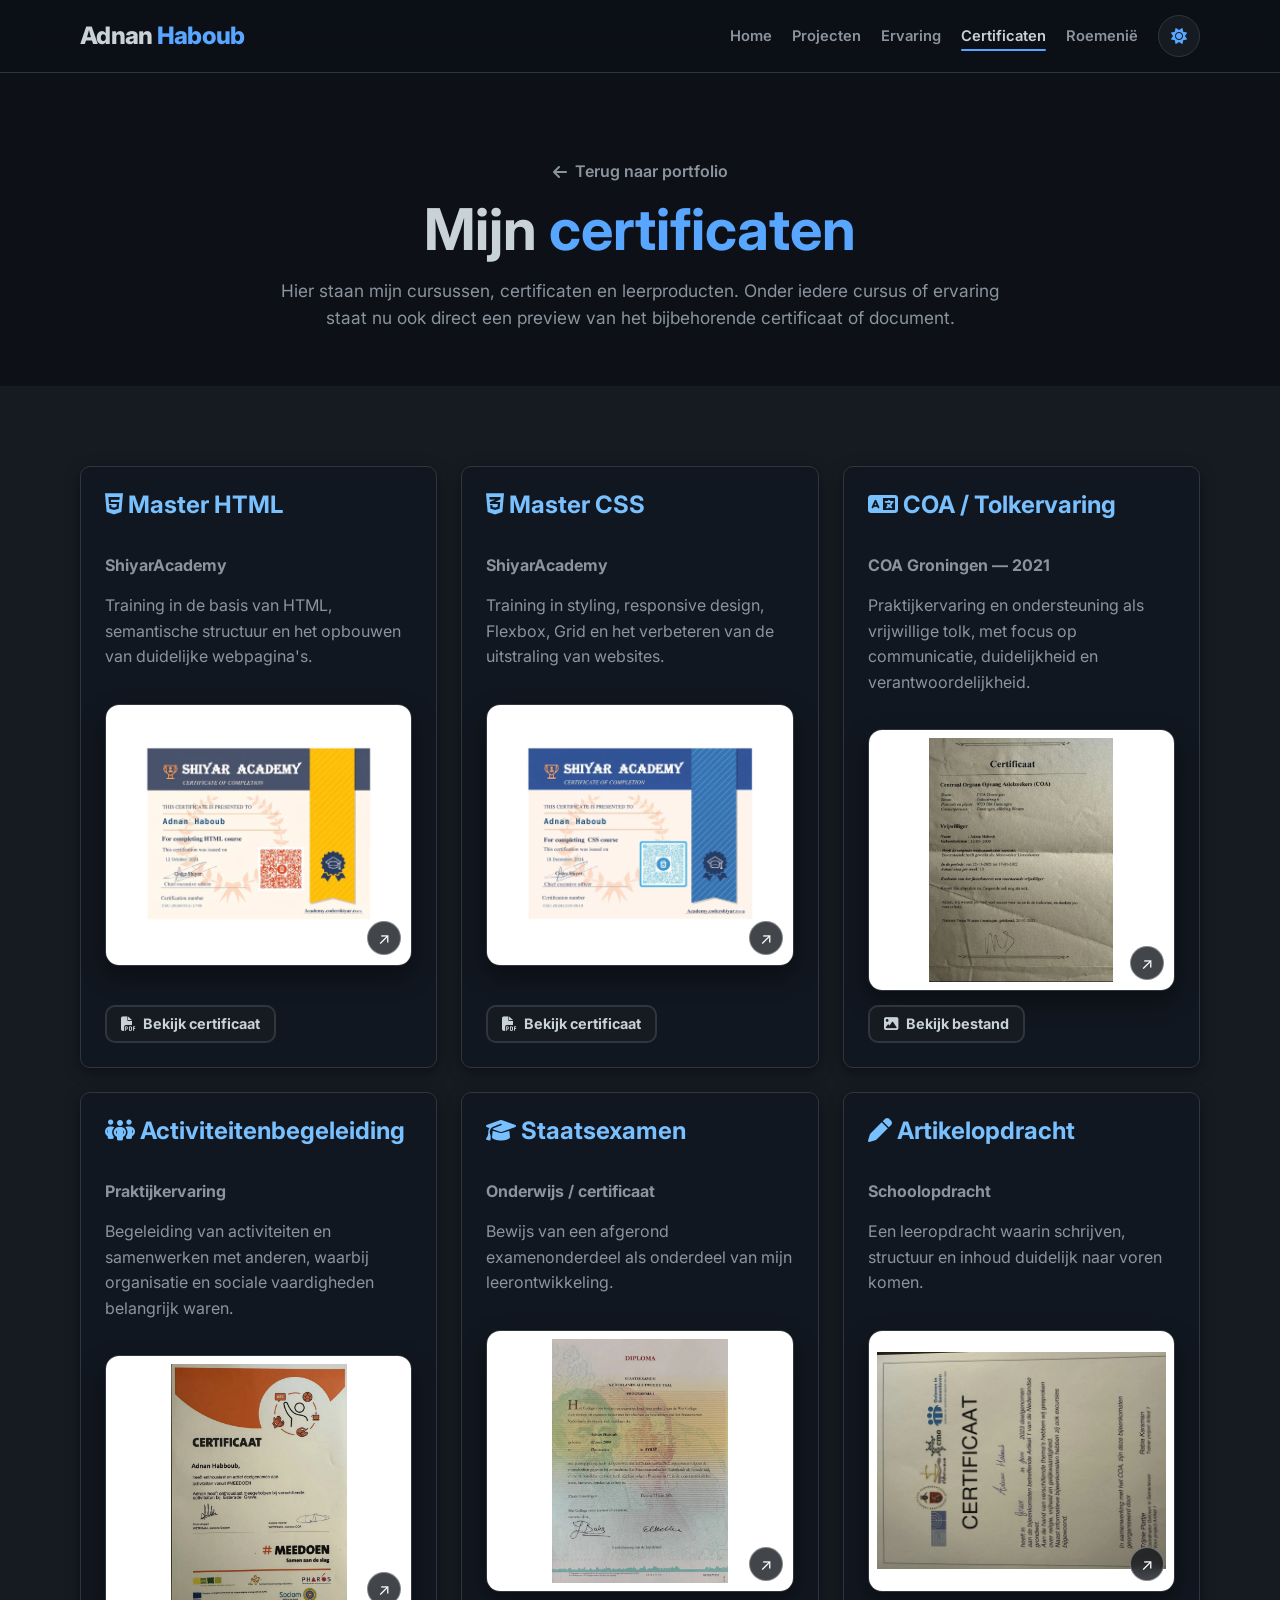
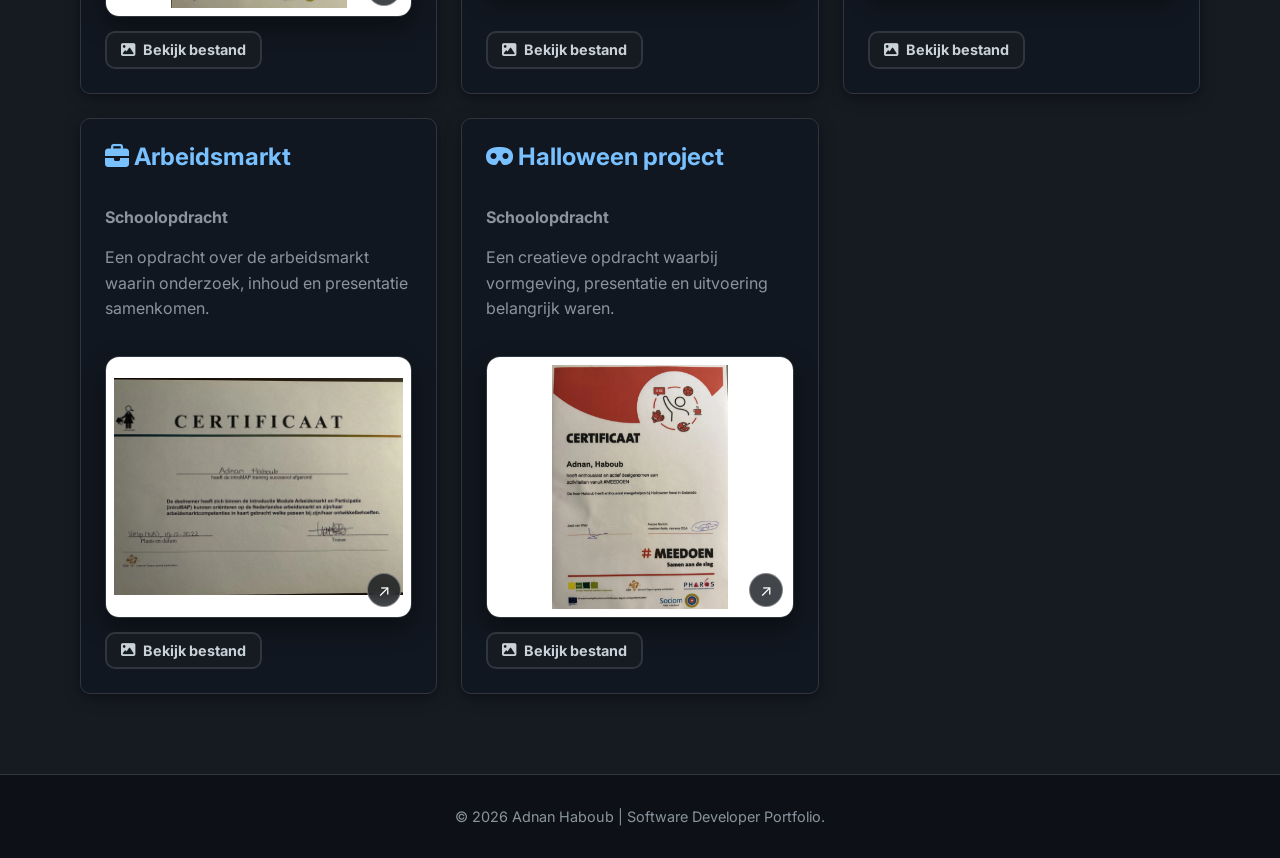
<file: Pages/certificates.html>
<!DOCTYPE html>

<html lang="nl">
<head>
<meta charset="utf-8"/>
<meta content="width=device-width, initial-scale=1" name="viewport"/>
<meta content="Certificaten, cursussen en leerervaringen van software developer Adnan Haboub." name="description"/>
<title>Certificaten | Adnan Haboub</title>
<link href="https://fonts.googleapis.com" rel="preconnect"/>
<link crossorigin="" href="https://fonts.gstatic.com" rel="preconnect"/>
<link href="https://fonts.googleapis.com/css2?family=Inter:wght@300;400;600;700;800&amp;display=swap" rel="stylesheet"/>
<link href="https://cdnjs.cloudflare.com/ajax/libs/font-awesome/6.5.1/css/all.min.css" rel="stylesheet"/>
<link href="../Styleheet/style.css" rel="stylesheet"/>
</head>
<body class="dark-mode">
<a class="skip-link" href="#main-content">Ga naar inhoud</a>
<header class="site-header">
<div class="container nav">
<a class="brand" href="../Main/Portfolio.html">Adnan <span>Haboub</span></a>
<nav aria-label="Hoofdnavigatie" id="main-nav">
<ul>
<li><a href="../Main/Portfolio.html">Home</a></li>
<li><a href="projects.html">Projecten</a></li>
<li><a href="experience.html">Ervaring</a></li>
<li><a class="active" href="certificates.html">Certificaten</a></li>
<li><a href="../StudieReis/Main.html">Roemenië</a></li>
<li>
<button aria-label="Wissel kleurthema" class="icon-button" id="mode-toggle" type="button">
<i aria-hidden="true" class="fa-solid fa-sun"></i>
</button>
</li>
</ul>
</nav>
<button aria-controls="main-nav" aria-expanded="false" aria-label="Open menu" class="menu-btn icon-button" type="button">
<i aria-hidden="true" class="fa-solid fa-bars"></i>
</button>
</div>
</header>
<main id="main-content">
<section class="page-hero container">
<div class="back-row">
<a class="back-link" href="../Main/Portfolio.html"><i aria-hidden="true" class="fa-solid fa-arrow-left"></i> Terug naar portfolio</a>
</div>
<h1>Mijn <span>certificaten</span></h1>
<p>Hier staan mijn cursussen, certificaten en leerproducten. Onder iedere cursus of ervaring staat nu ook direct een preview van het bijbehorende certificaat of document.</p>
</section>
<section class="section section--surface">
<div class="container content-grid certificate-grid">
<article class="content-card certificate-card">
<h2><i aria-hidden="true" class="fa-brands fa-html5"></i> Master HTML</h2>
<p class="certificate-meta">ShiyarAcademy</p>
<p>Training in de basis van HTML, semantische structuur en het opbouwen van duidelijke webpagina's.</p>
<figure class="certificate-preview">

<button aria-label="Vergroot Preview van het ShiyarAcademy Master HTML certificaat" class="certificate-open" data-certificate-src="../Certificaten/previews/ShiyarAcademy_Certificate_Master_HTML_ADNAN_HABOUB.webp" type="button"><img alt="Preview van het ShiyarAcademy Master HTML certificaat" loading="lazy" src="../Certificaten/previews/ShiyarAcademy_Certificate_Master_HTML_ADNAN_HABOUB.webp"/><span aria-hidden="true" class="certificate-zoom-icon">↗</span></button></figure>
<div class="certificate-actions">
<a class="btn btn--secondary btn--small" href="../Certificaten/ShiyarAcademy Certificate Master HTML ADNAN HABOUB.pdf" rel="noopener" target="_blank"><i aria-hidden="true" class="fa-solid fa-file-pdf"></i> Bekijk certificaat</a>
</div>
</article>
<article class="content-card certificate-card">
<h2><i aria-hidden="true" class="fa-brands fa-css3-alt"></i> Master CSS</h2>
<p class="certificate-meta">ShiyarAcademy</p>
<p>Training in styling, responsive design, Flexbox, Grid en het verbeteren van de uitstraling van websites.</p>
<figure class="certificate-preview">

<button aria-label="Vergroot Preview van het ShiyarAcademy Master CSS certificaat" class="certificate-open" data-certificate-src="../Certificaten/previews/ShiyarAcademy_Certificate_Master_CSS_ADNAN_HABOUB.webp" type="button"><img alt="Preview van het ShiyarAcademy Master CSS certificaat" loading="lazy" src="../Certificaten/previews/ShiyarAcademy_Certificate_Master_CSS_ADNAN_HABOUB.webp"/><span aria-hidden="true" class="certificate-zoom-icon">↗</span></button></figure>
<div class="certificate-actions">
<a class="btn btn--secondary btn--small" href="../Certificaten/ShiyarAcademy Certificate Master CSS ADNAN HABOUB.pdf" rel="noopener" target="_blank"><i aria-hidden="true" class="fa-solid fa-file-pdf"></i> Bekijk certificaat</a>
</div>
</article>
<article class="content-card certificate-card">
<h2><i aria-hidden="true" class="fa-solid fa-language"></i> COA / Tolkervaring</h2>
<p class="certificate-meta">COA Groningen — 2021</p>
<p>Praktijkervaring en ondersteuning als vrijwillige tolk, met focus op communicatie, duidelijkheid en verantwoordelijkheid.</p>
<figure class="certificate-preview">

<button aria-label="Vergroot Preview van het tolkcertificaat" class="certificate-open" data-certificate-src="../Certificaten/tolk.jpeg" type="button"><img alt="Preview van het tolkcertificaat" loading="lazy" src="../Certificaten/previews/tolk.webp"/><span aria-hidden="true" class="certificate-zoom-icon">↗</span></button></figure>
<div class="certificate-actions">
<a class="btn btn--secondary btn--small" href="../Certificaten/tolk.jpeg" rel="noopener" target="_blank"><i aria-hidden="true" class="fa-solid fa-image"></i> Bekijk bestand</a>
</div>
</article>
<article class="content-card certificate-card">
<h2><i aria-hidden="true" class="fa-solid fa-people-group"></i> Activiteitenbegeleiding</h2>
<p class="certificate-meta">Praktijkervaring</p>
<p>Begeleiding van activiteiten en samenwerken met anderen, waarbij organisatie en sociale vaardigheden belangrijk waren.</p>
<figure class="certificate-preview">

<button aria-label="Vergroot Preview van het document over activiteitenbegeleiding" class="certificate-open" data-certificate-src="../Certificaten/activiteiten.jpeg" type="button"><img alt="Preview van het document over activiteitenbegeleiding" loading="lazy" src="../Certificaten/previews/activiteiten.webp"/><span aria-hidden="true" class="certificate-zoom-icon">↗</span></button></figure>
<div class="certificate-actions">
<a class="btn btn--secondary btn--small" href="../Certificaten/activiteiten.jpeg" rel="noopener" target="_blank"><i aria-hidden="true" class="fa-solid fa-image"></i> Bekijk bestand</a>
</div>
</article>
<article class="content-card certificate-card">
<h2><i aria-hidden="true" class="fa-solid fa-graduation-cap"></i> Staatsexamen</h2>
<p class="certificate-meta">Onderwijs / certificaat</p>
<p>Bewijs van een afgerond examenonderdeel als onderdeel van mijn leerontwikkeling.</p>
<figure class="certificate-preview">

<button aria-label="Vergroot Preview van het staatsexamen-document" class="certificate-open" data-certificate-src="../Certificaten/staatexamen.jpeg" type="button"><img alt="Preview van het staatsexamen-document" loading="lazy" src="../Certificaten/previews/staatexamen.webp"/><span aria-hidden="true" class="certificate-zoom-icon">↗</span></button></figure>
<div class="certificate-actions">
<a class="btn btn--secondary btn--small" href="../Certificaten/staatexamen.jpeg" rel="noopener" target="_blank"><i aria-hidden="true" class="fa-solid fa-image"></i> Bekijk bestand</a>
</div>
</article>
<article class="content-card certificate-card">
<h2><i aria-hidden="true" class="fa-solid fa-pen"></i> Artikelopdracht</h2>
<p class="certificate-meta">Schoolopdracht</p>
<p>Een leeropdracht waarin schrijven, structuur en inhoud duidelijk naar voren komen.</p>
<figure class="certificate-preview">

<button aria-label="Vergroot Preview van de artikelopdracht" class="certificate-open" data-certificate-src="../Certificaten/artikel1.jpeg" type="button"><img alt="Preview van de artikelopdracht" loading="lazy" src="../Certificaten/previews/artikel1.webp"/><span aria-hidden="true" class="certificate-zoom-icon">↗</span></button></figure>
<div class="certificate-actions">
<a class="btn btn--secondary btn--small" href="../Certificaten/artikel1.jpeg" rel="noopener" target="_blank"><i aria-hidden="true" class="fa-solid fa-image"></i> Bekijk bestand</a>
</div>
</article>
<article class="content-card certificate-card">
<h2><i aria-hidden="true" class="fa-solid fa-briefcase"></i> Arbeidsmarkt</h2>
<p class="certificate-meta">Schoolopdracht</p>
<p>Een opdracht over de arbeidsmarkt waarin onderzoek, inhoud en presentatie samenkomen.</p>
<figure class="certificate-preview">

<button aria-label="Vergroot Preview van het arbeidsmarkt-document" class="certificate-open" data-certificate-src="../Certificaten/arbeidsmarkt.jpeg" type="button"><img alt="Preview van het arbeidsmarkt-document" loading="lazy" src="../Certificaten/previews/arbeidsmarkt.webp"/><span aria-hidden="true" class="certificate-zoom-icon">↗</span></button></figure>
<div class="certificate-actions">
<a class="btn btn--secondary btn--small" href="../Certificaten/arbeidsmarkt.jpeg" rel="noopener" target="_blank"><i aria-hidden="true" class="fa-solid fa-image"></i> Bekijk bestand</a>
</div>
</article>
<article class="content-card certificate-card">
<h2><i aria-hidden="true" class="fa-solid fa-mask"></i> Halloween project</h2>
<p class="certificate-meta">Schoolopdracht</p>
<p>Een creatieve opdracht waarbij vormgeving, presentatie en uitvoering belangrijk waren.</p>
<figure class="certificate-preview">

<button aria-label="Vergroot Preview van het Halloween-project document" class="certificate-open" data-certificate-src="../Certificaten/halloween.jpeg" type="button"><img alt="Preview van het Halloween-project document" loading="lazy" src="../Certificaten/previews/halloween.webp"/><span aria-hidden="true" class="certificate-zoom-icon">↗</span></button></figure>
<div class="certificate-actions">
<a class="btn btn--secondary btn--small" href="../Certificaten/halloween.jpeg" rel="noopener" target="_blank"><i aria-hidden="true" class="fa-solid fa-image"></i> Bekijk bestand</a>
</div>
</article>
</div>
</section>
</main><dialog aria-label="Certificaat groot bekijken" class="certificate-viewer" id="certificate-viewer"><button aria-label="Sluiten" class="certificate-viewer-close" type="button">×</button><img alt="" id="certificate-viewer-image"/></dialog>
<footer>
<div class="container">
    © <span data-current-year="">2026</span> Adnan Haboub | Software Developer Portfolio.
   </div>
</footer>
<script src="../Js/script.js"></script>
<script src="../Js/certificates.js"></script></body>
</html>
</file>
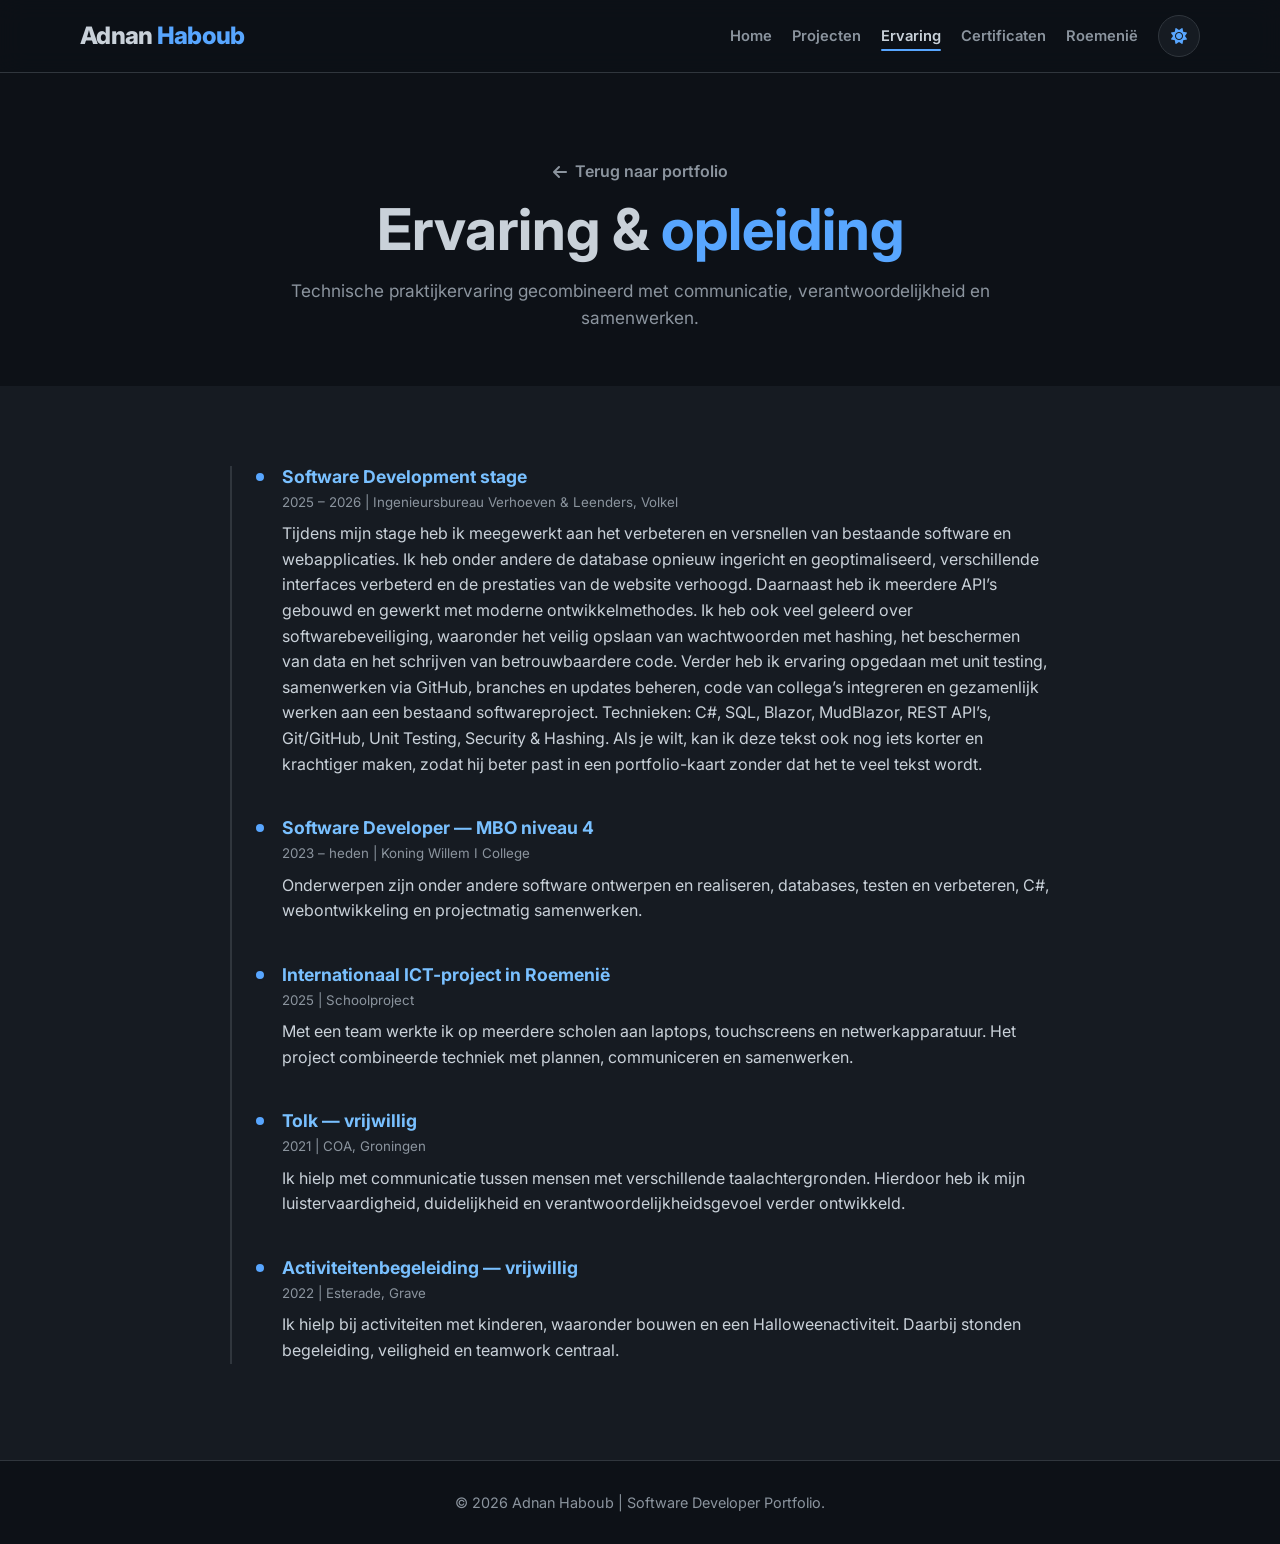
<file: Pages/experience.html>
<!DOCTYPE html>
<html lang="nl">
 <head>
  <meta charset="utf-8">
  <meta content="width=device-width, initial-scale=1" name="viewport">
  <meta content="Ervaring en opleiding van software developer Adnan Haboub." name="description">
  <title>
   Ervaring | Adnan Haboub
  </title>
  <link href="https://fonts.googleapis.com" rel="preconnect">
  <link crossorigin href="https://fonts.gstatic.com" rel="preconnect">
  <link href="https://fonts.googleapis.com/css2?family=Inter:wght@300;400;600;700;800&display=swap" rel="stylesheet">
  <link href="https://cdnjs.cloudflare.com/ajax/libs/font-awesome/6.5.1/css/all.min.css" rel="stylesheet">
  <link href="../Styleheet/style.css" rel="stylesheet">
 </head>
 <body class="dark-mode">
  <a class="skip-link" href="#main-content">
   Ga naar inhoud
  </a>
  <header class="site-header">
   <div class="container nav">
    <a class="brand" href="../Main/Portfolio.html">
     Adnan
     <span>
      Haboub
     </span>
    </a>
    <nav aria-label="Hoofdnavigatie" id="main-nav">
     <ul>
      <li>
       <a href="../Main/Portfolio.html">
        Home
       </a>
      </li>
      <li>
       <a href="projects.html">
        Projecten
       </a>
      </li>
      <li>
       <a class="active" href="experience.html">
        Ervaring
       </a>
      </li>
      <li>
       <a href="certificates.html">
        Certificaten
       </a>
      </li>
      <li>
       <a href="../StudieReis/Main.html">
        Roemeni&euml;
       </a>
      </li>
      <li>
       <button aria-label="Wissel kleurthema" class="icon-button" id="mode-toggle" type="button">
        <i aria-hidden="true" class="fa-solid fa-sun">
        </i>
       </button>
      </li>
     </ul>
    </nav>
    <button aria-controls="main-nav" aria-expanded="false" aria-label="Open menu" class="menu-btn icon-button" type="button">
     <i aria-hidden="true" class="fa-solid fa-bars">
     </i>
    </button>
   </div>
  </header>
  <main id="main-content">
   <section class="page-hero container">
    <div class="back-row">
     <a class="back-link" href="../Main/Portfolio.html#experience">
      <i aria-hidden="true" class="fa-solid fa-arrow-left">
      </i>
      Terug naar portfolio
     </a>
    </div>
    <h1>
     Ervaring &
     <span>
      opleiding
     </span>
    </h1>
    <p>
     Technische praktijkervaring gecombineerd met communicatie, verantwoordelijkheid en samenwerken.
    </p>
   </section>
   <section class="section section--surface">
    <div class="container">
     <div class="timeline">
      <article class="timeline-item">
       <h3>
        Software Development stage
       </h3>
       <small>
        2025 &ndash; 2026 | Ingenieursbureau Verhoeven & Leenders, Volkel
       </small>
       <p>
           Tijdens mijn stage heb ik meegewerkt aan het verbeteren en versnellen van bestaande software en webapplicaties. Ik heb onder andere de database opnieuw ingericht en geoptimaliseerd, verschillende interfaces verbeterd en de prestaties van de website verhoogd. Daarnaast heb ik meerdere API’s gebouwd en gewerkt met moderne ontwikkelmethodes.

           Ik heb ook veel geleerd over softwarebeveiliging, waaronder het veilig opslaan van wachtwoorden met hashing, het beschermen van data en het schrijven van betrouwbaardere code. Verder heb ik ervaring opgedaan met unit testing, samenwerken via GitHub, branches en updates beheren, code van collega’s integreren en gezamenlijk werken aan een bestaand softwareproject.

           Technieken: C#, SQL, Blazor, MudBlazor, REST API’s, Git/GitHub, Unit Testing, Security & Hashing.

           Als je wilt, kan ik deze tekst ook nog iets korter en krachtiger maken, zodat hij beter past in een portfolio-kaart zonder dat het te veel tekst wordt.
       </p>
      </article>
      <article class="timeline-item">
       <h3>
        Software Developer &mdash; MBO niveau 4
       </h3>
       <small>
        2023 &ndash; heden | Koning Willem I College
       </small>
       <p>
        Onderwerpen zijn onder andere software ontwerpen en realiseren, databases, testen en verbeteren, C#, webontwikkeling en projectmatig samenwerken.
       </p>
      </article>
      <article class="timeline-item">
       <h3>
        Internationaal ICT-project in Roemeni&euml;
       </h3>
       <small>
        2025 | Schoolproject
       </small>
       <p>
        Met een team werkte ik op meerdere scholen aan laptops, touchscreens en netwerkapparatuur. Het project combineerde techniek met plannen, communiceren en samenwerken.
       </p>
      </article>
      <article class="timeline-item">
       <h3>
        Tolk &mdash; vrijwillig
       </h3>
       <small>
        2021 | COA, Groningen
       </small>
       <p>
        Ik hielp met communicatie tussen mensen met verschillende taalachtergronden. Hierdoor heb ik mijn luistervaardigheid, duidelijkheid en verantwoordelijkheidsgevoel verder ontwikkeld.
       </p>
      </article>
      <article class="timeline-item">
       <h3>
        Activiteitenbegeleiding &mdash; vrijwillig
       </h3>
       <small>
        2022 | Esterade, Grave
       </small>
       <p>
        Ik hielp bij activiteiten met kinderen, waaronder bouwen en een Halloweenactiviteit. Daarbij stonden begeleiding, veiligheid en teamwork centraal.
       </p>
      </article>
     </div>
    </div>
   </section>
  </main>
  <footer>
   <div class="container">
    &copy;
    <span data-current-year>
     2026
    </span>
    Adnan Haboub | Software Developer Portfolio.
   </div>
  </footer>
  <script src="../Js/script.js">
  </script>
 </body>
</html>
</file>
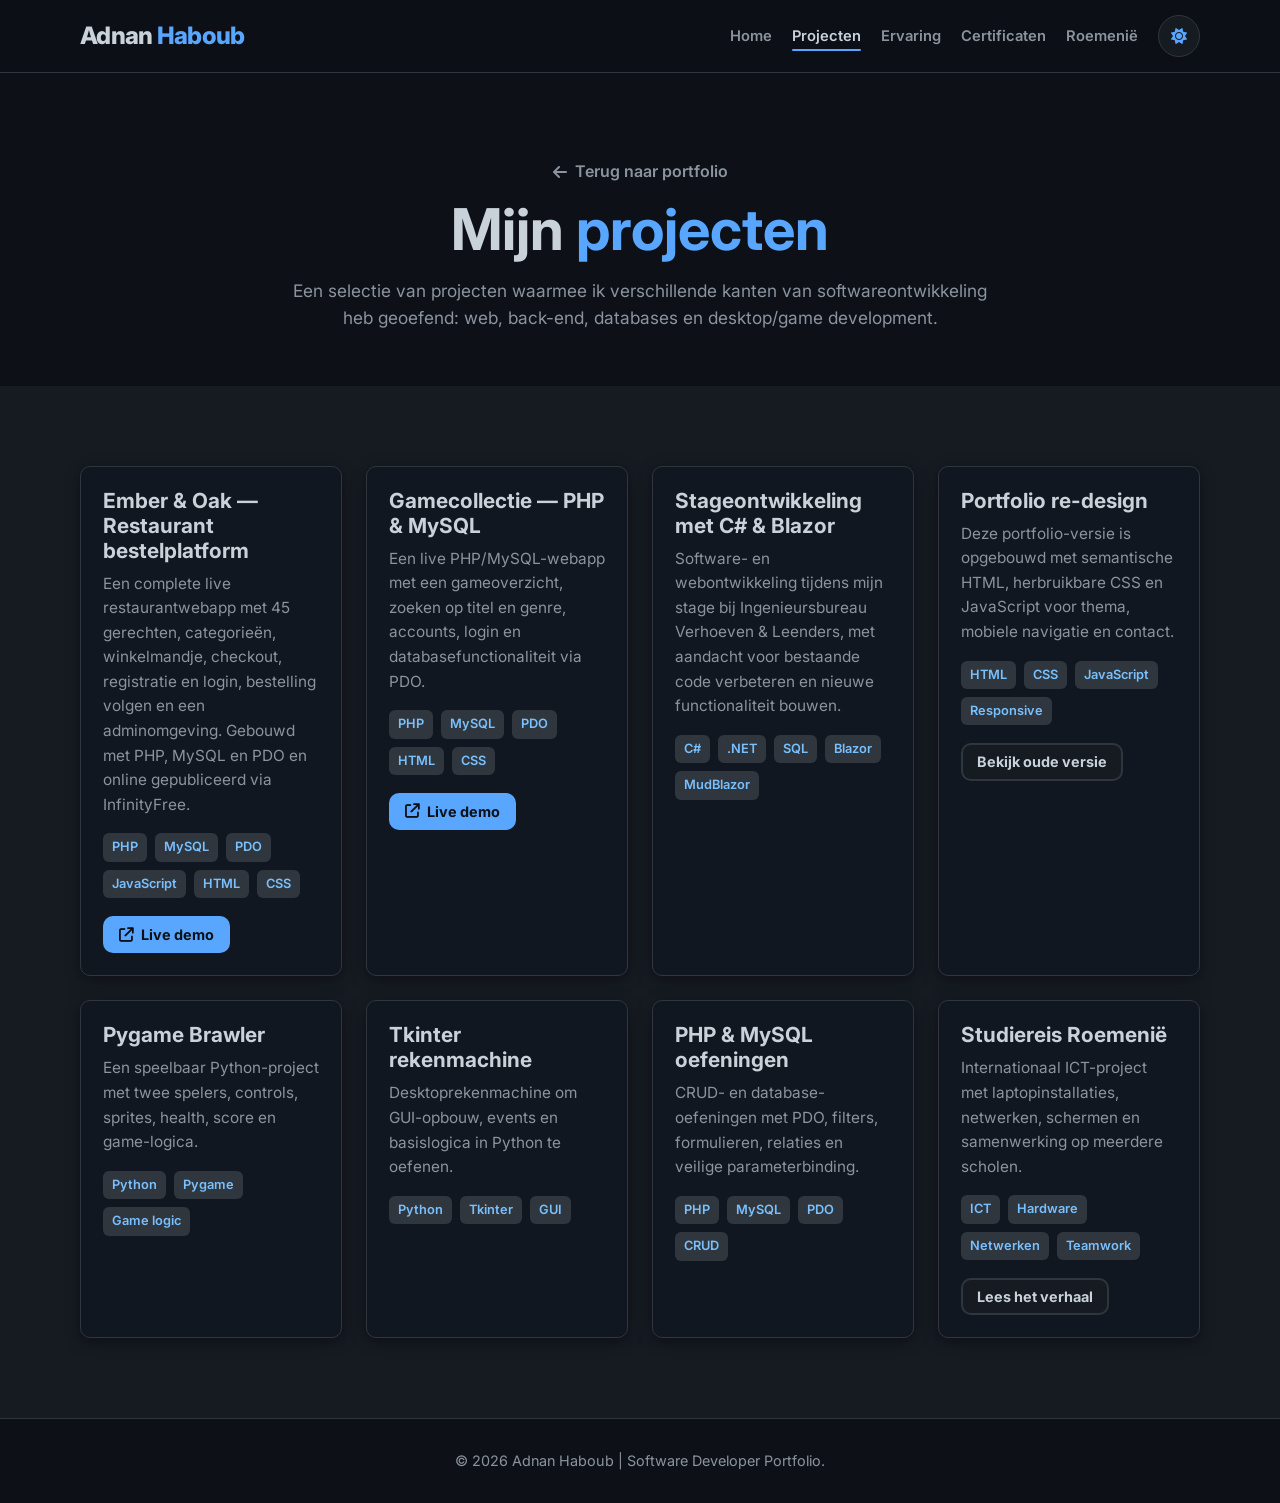
<file: Pages/projects.html>
<!DOCTYPE html>
<html lang="nl">
 <head>
  <meta charset="utf-8">
  <meta content="width=device-width, initial-scale=1" name="viewport">
  <meta content="Projecten van software developer Adnan Haboub." name="description">
  <title>
   Projecten | Adnan Haboub
  </title>
  <link href="https://fonts.googleapis.com" rel="preconnect">
  <link crossorigin href="https://fonts.gstatic.com" rel="preconnect">
  <link href="https://fonts.googleapis.com/css2?family=Inter:wght@300;400;600;700;800&display=swap" rel="stylesheet">
  <link href="https://cdnjs.cloudflare.com/ajax/libs/font-awesome/6.5.1/css/all.min.css" rel="stylesheet">
  <link href="../Styleheet/style.css" rel="stylesheet">
 </head>
 <body class="dark-mode">
  <a class="skip-link" href="#main-content">
   Ga naar inhoud
  </a>
  <header class="site-header">
   <div class="container nav">
    <a class="brand" href="../Main/Portfolio.html">
     Adnan
     <span>
      Haboub
     </span>
    </a>
    <nav aria-label="Hoofdnavigatie" id="main-nav">
     <ul>
      <li>
       <a href="../Main/Portfolio.html">
        Home
       </a>
      </li>
      <li>
       <a class="active" href="projects.html">
        Projecten
       </a>
      </li>
      <li>
       <a href="experience.html">
        Ervaring
       </a>
      </li>
      <li>
       <a href="certificates.html">
        Certificaten
       </a>
      </li>
      <li>
       <a href="../StudieReis/Main.html">
        Roemeni&euml;
       </a>
      </li>
      <li>
       <button aria-label="Wissel kleurthema" class="icon-button" id="mode-toggle" type="button">
        <i aria-hidden="true" class="fa-solid fa-sun">
        </i>
       </button>
      </li>
     </ul>
    </nav>
    <button aria-controls="main-nav" aria-expanded="false" aria-label="Open menu" class="menu-btn icon-button" type="button">
     <i aria-hidden="true" class="fa-solid fa-bars">
     </i>
    </button>
   </div>
  </header>
  <main id="main-content">
   <section class="page-hero container">
    <div class="back-row">
     <a class="back-link" href="../Main/Portfolio.html#projects">
      <i aria-hidden="true" class="fa-solid fa-arrow-left">
      </i>
      Terug naar portfolio
     </a>
    </div>
    <h1>
     Mijn
     <span>
      projecten
     </span>
    </h1>
    <p>
     Een selectie van projecten waarmee ik verschillende kanten van softwareontwikkeling heb geoefend: web, back-end, databases en desktop/game development.
    </p>
   </section>
   <section class="section section--surface">
    <div class="container projects-grid">
     <article class="project-card">
      <div class="project-info">
       <h3>Ember &amp; Oak — Restaurant bestelplatform</h3>
       <p>Een complete live restaurantwebapp met 45 gerechten, categorieën, winkelmandje, checkout, registratie en login, bestelling volgen en een adminomgeving. Gebouwd met PHP, MySQL en PDO en online gepubliceerd via InfinityFree.</p>
       <div class="tags">
        <span class="tag">PHP</span>
        <span class="tag">MySQL</span>
        <span class="tag">PDO</span>
        <span class="tag">JavaScript</span>
        <span class="tag">HTML</span>
        <span class="tag">CSS</span>
       </div>
       <div class="project-actions">
        <a class="btn btn--primary btn--small" href="https://emberandoak.infinityfreeapp.com/" rel="noopener" target="_blank">
         <i aria-hidden="true" class="fa-solid fa-arrow-up-right-from-square"></i> Live demo
        </a>
       </div>
      </div>
     </article>
     <article class="project-card">
      <div class="project-info">
       <h3>Gamecollectie — PHP &amp; MySQL</h3>
       <p>Een live PHP/MySQL-webapp met een gameoverzicht, zoeken op titel en genre, accounts, login en databasefunctionaliteit via PDO.</p>
       <div class="tags">
        <span class="tag">PHP</span>
        <span class="tag">MySQL</span>
        <span class="tag">PDO</span>
        <span class="tag">HTML</span>
        <span class="tag">CSS</span>
       </div>
       <div class="project-actions">
        <a class="btn btn--primary btn--small" href="https://adnan-gamecollectie.free.nf/GameCollectie-new/" rel="noopener" target="_blank">
         <i aria-hidden="true" class="fa-solid fa-arrow-up-right-from-square"></i> Live demo
        </a>
       </div>
      </div>
     </article>
     <article class="project-card">
      <div class="project-info">
       <h3>
        Stageontwikkeling met C# & Blazor
       </h3>
       <p>
        Software- en webontwikkeling tijdens mijn stage bij Ingenieursbureau Verhoeven & Leenders, met aandacht voor bestaande code verbeteren en nieuwe functionaliteit bouwen.
       </p>
       <div class="tags">
        <span class="tag">
         C#
        </span>
        <span class="tag">
         .NET
        </span>
        <span class="tag">
         SQL
        </span>
        <span class="tag">
         Blazor
        </span>
        <span class="tag">
         MudBlazor
        </span>
       </div>
      </div>
     </article>
     <article class="project-card">
      <div class="project-info">
       <h3>
        Portfolio re-design
       </h3>
       <p>
        Deze portfolio-versie is opgebouwd met semantische HTML, herbruikbare CSS en JavaScript voor thema, mobiele navigatie en contact.
       </p>
       <div class="tags">
        <span class="tag">
         HTML
        </span>
        <span class="tag">
         CSS
        </span>
        <span class="tag">
         JavaScript
        </span>
        <span class="tag">
         Responsive
        </span>
       </div>
       <div class="project-actions">
        <a class="btn btn--secondary btn--small" href="../EerstePortfolio/protfolo.html" rel="noopener" target="_blank">
         Bekijk oude versie
        </a>
       </div>
      </div>
     </article>
     <article class="project-card">
      <div class="project-info">
       <h3>
        Pygame Brawler
       </h3>
       <p>
        Een speelbaar Python-project met twee spelers, controls, sprites, health, score en game-logica.
       </p>
       <div class="tags">
        <span class="tag">
         Python
        </span>
        <span class="tag">
         Pygame
        </span>
        <span class="tag">
         Game logic
        </span>
       </div>
      </div>
     </article>
     <article class="project-card">
      <div class="project-info">
       <h3>
        Tkinter rekenmachine
       </h3>
       <p>
        Desktoprekenmachine om GUI-opbouw, events en basislogica in Python te oefenen.
       </p>
       <div class="tags">
        <span class="tag">
         Python
        </span>
        <span class="tag">
         Tkinter
        </span>
        <span class="tag">
         GUI
        </span>
       </div>
      </div>
     </article>
     <article class="project-card">
      <div class="project-info">
       <h3>
        PHP & MySQL oefeningen
       </h3>
       <p>
        CRUD- en database-oefeningen met PDO, filters, formulieren, relaties en veilige parameterbinding.
       </p>
       <div class="tags">
        <span class="tag">
         PHP
        </span>
        <span class="tag">
         MySQL
        </span>
        <span class="tag">
         PDO
        </span>
        <span class="tag">
         CRUD
        </span>
       </div>
      </div>
     </article>
     <article class="project-card">
      <div class="project-info">
       <h3>
        Studiereis Roemeni&euml;
       </h3>
       <p>
        Internationaal ICT-project met laptopinstallaties, netwerken, schermen en samenwerking op meerdere scholen.
       </p>
       <div class="tags">
        <span class="tag">
         ICT
        </span>
        <span class="tag">
         Hardware
        </span>
        <span class="tag">
         Netwerken
        </span>
        <span class="tag">
         Teamwork
        </span>
       </div>
       <div class="project-actions">
        <a class="btn btn--secondary btn--small" href="../StudieReis/Main.html">
         Lees het verhaal
        </a>
       </div>
      </div>
     </article>
    </div>
   </section>
  </main>
  <footer>
   <div class="container">
    &copy;
    <span data-current-year>
     2026
    </span>
    Adnan Haboub | Software Developer Portfolio.
   </div>
  </footer>
  <script src="../Js/script.js">
  </script>
 </body>
</html>
</file>
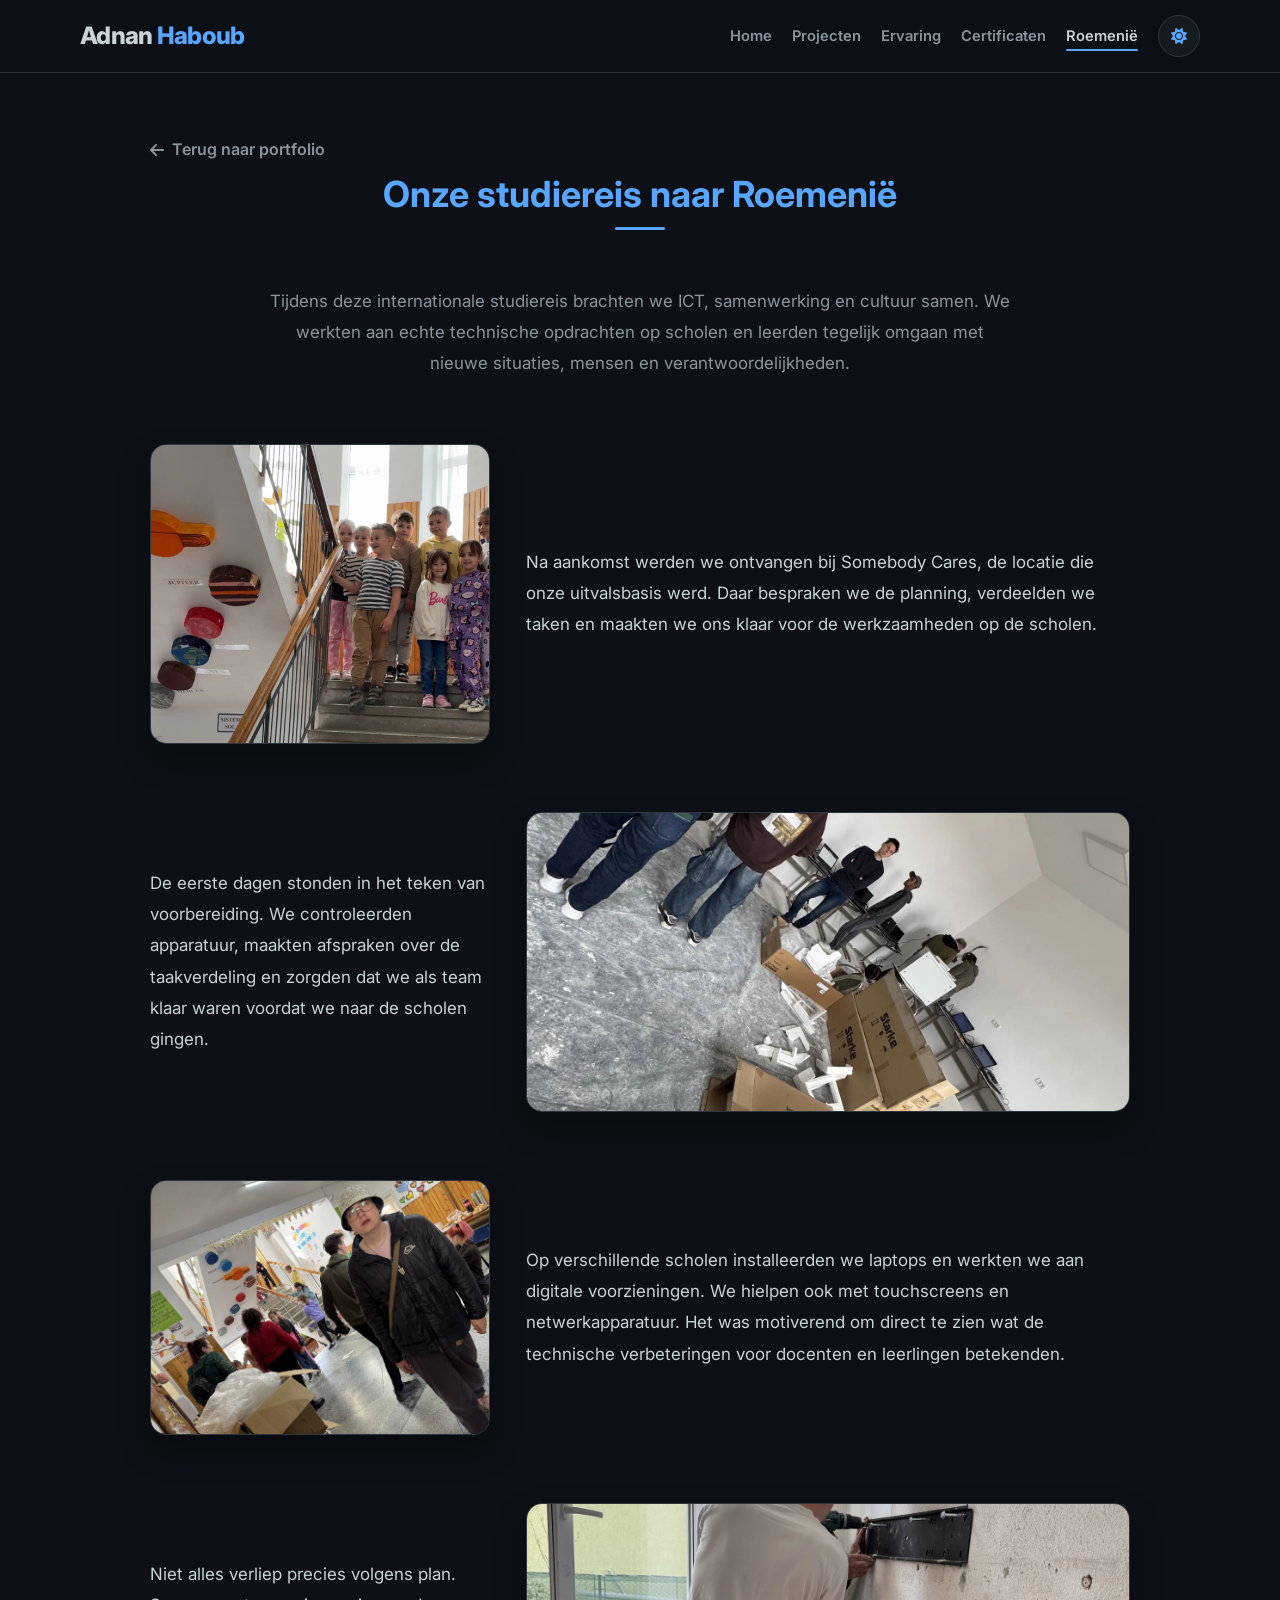
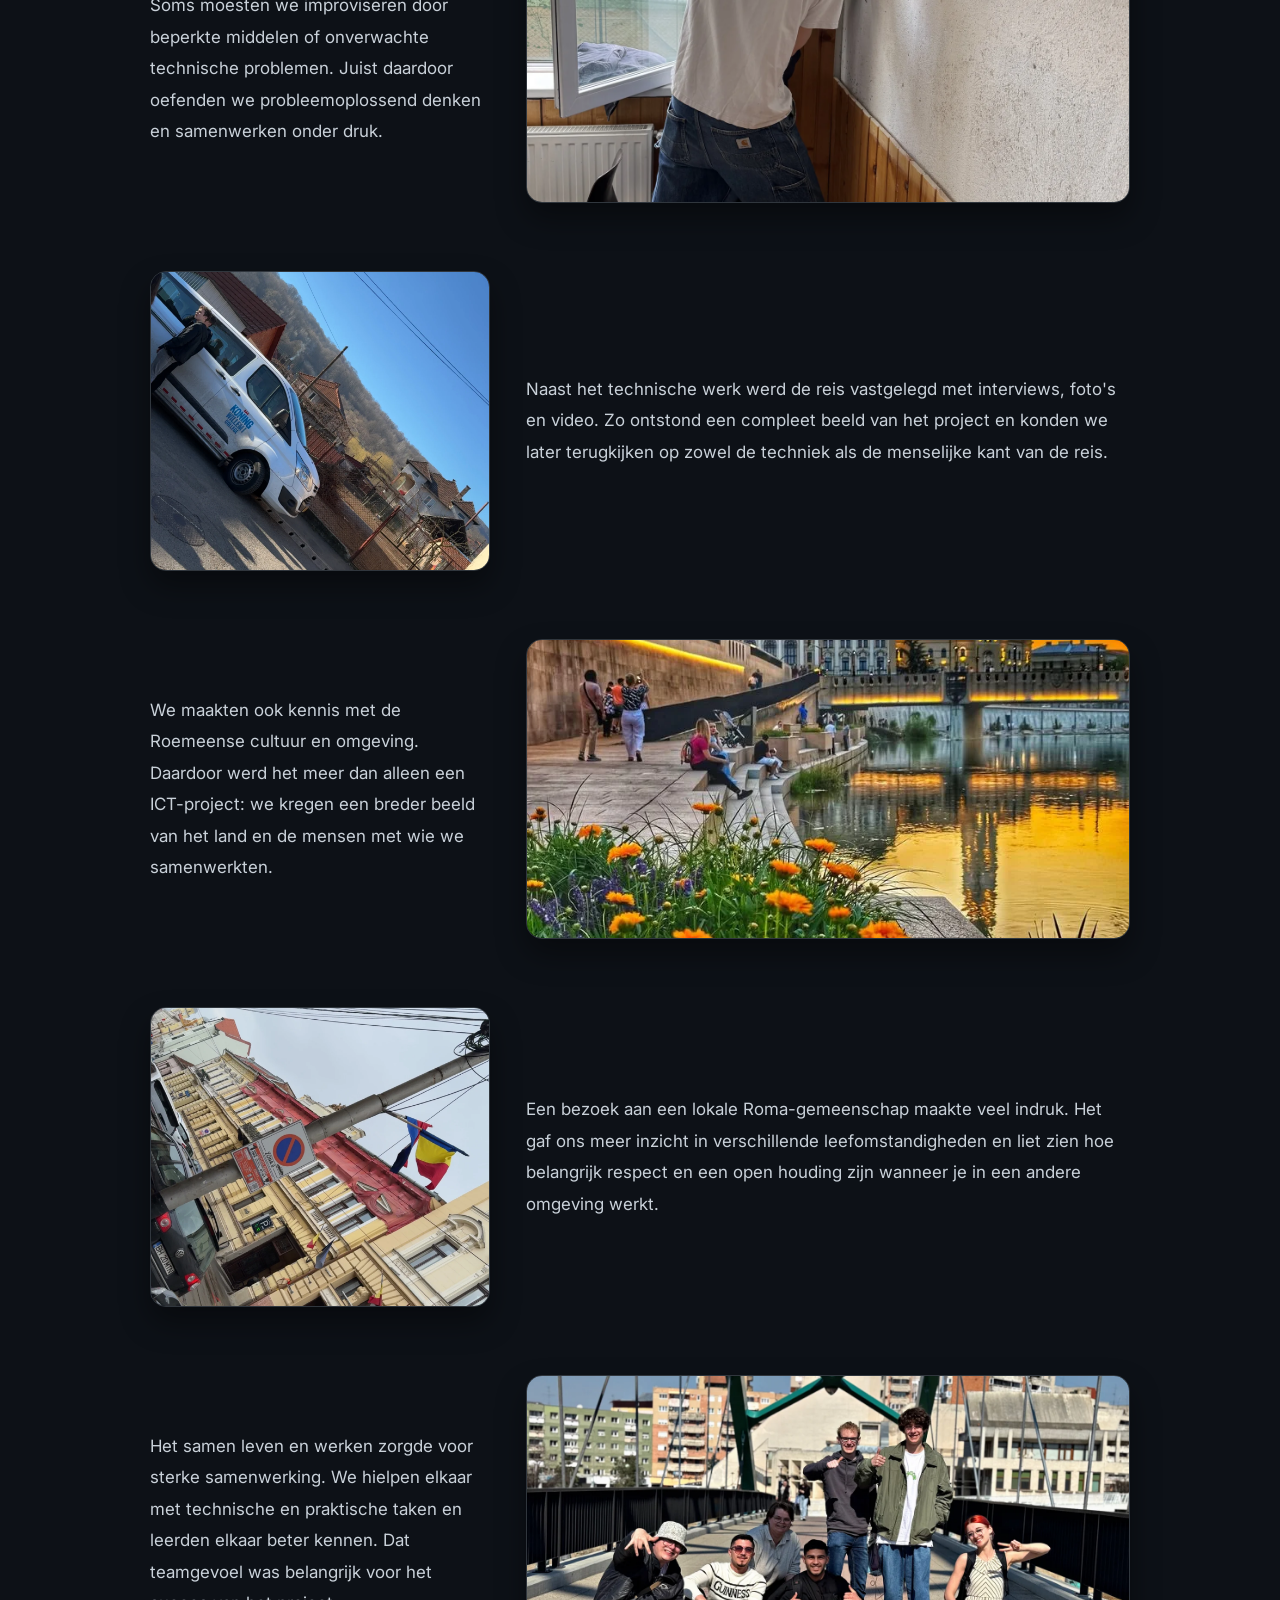
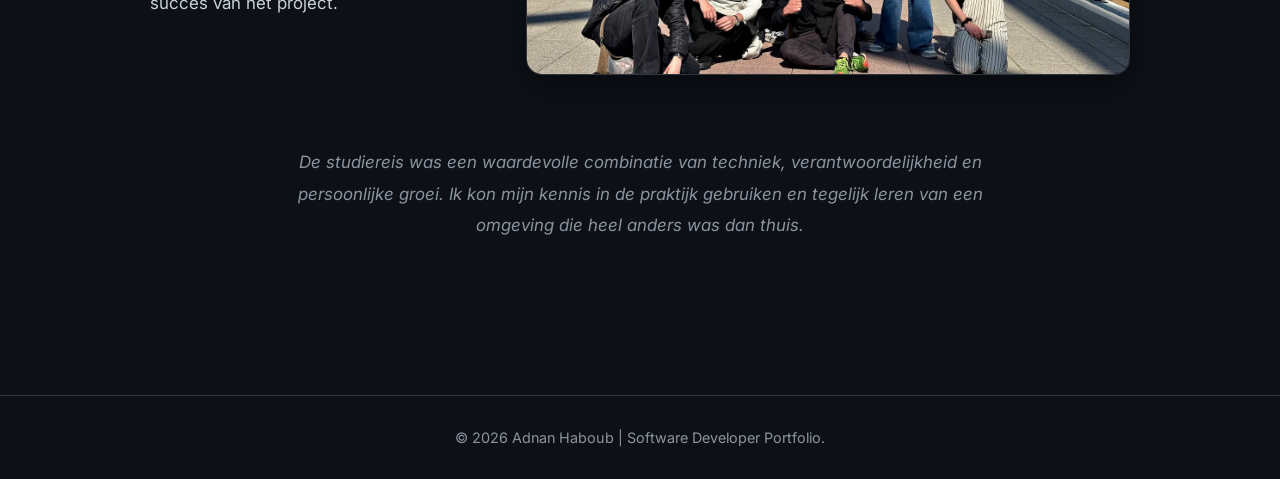
<file: StudieReis/Main.html>
<!DOCTYPE html>
<html lang="nl">
 <head>
  <meta charset="utf-8">
  <meta content="width=device-width, initial-scale=1" name="viewport">
  <meta content="Studiereis naar Roemeni&euml; van Adnan Haboub: ICT, samenwerking en internationale ervaring." name="description">
  <title>
   Studiereis Roemeni&euml; | Adnan Haboub
  </title>
  <link href="https://fonts.googleapis.com" rel="preconnect">
  <link crossorigin href="https://fonts.gstatic.com" rel="preconnect">
  <link href="https://fonts.googleapis.com/css2?family=Inter:wght@300;400;600;700;800&display=swap" rel="stylesheet">
  <link href="https://cdnjs.cloudflare.com/ajax/libs/font-awesome/6.5.1/css/all.min.css" rel="stylesheet">
  <link href="../Styleheet/style.css" rel="stylesheet">
 </head>
 <body class="dark-mode">
  <a class="skip-link" href="#main-content">
   Ga naar inhoud
  </a>
  <header class="site-header">
   <div class="container nav">
    <a class="brand" href="../Main/Portfolio.html">
     Adnan
     <span>
      Haboub
     </span>
    </a>
    <nav aria-label="Hoofdnavigatie" id="main-nav">
     <ul>
      <li>
       <a href="../Main/Portfolio.html">
        Home
       </a>
      </li>
      <li>
       <a href="../Pages/projects.html">
        Projecten
       </a>
      </li>
      <li>
       <a href="../Pages/experience.html">
        Ervaring
       </a>
      </li>
      <li>
       <a href="../Pages/certificates.html">
        Certificaten
       </a>
      </li>
      <li>
       <a class="active" href="Main.html">
        Roemeni&euml;
       </a>
      </li>
      <li>
       <button aria-label="Wissel kleurthema" class="icon-button" id="mode-toggle" type="button">
        <i aria-hidden="true" class="fa-solid fa-sun">
        </i>
       </button>
      </li>
     </ul>
    </nav>
    <button aria-controls="main-nav" aria-expanded="false" aria-label="Open menu" class="menu-btn icon-button" type="button">
     <i aria-hidden="true" class="fa-solid fa-bars">
     </i>
    </button>
   </div>
  </header>
  <main class="container story-page" id="main-content">
   <div class="back-row">
    <a class="back-link" href="../Main/Portfolio.html#projects">
     <i aria-hidden="true" class="fa-solid fa-arrow-left">
     </i>
     Terug naar portfolio
    </a>
   </div>
   <h1 class="section-title">
    Onze studiereis naar Roemeni&euml;
   </h1>
   <article class="story">
    <p class="story-text center">
     Tijdens deze internationale studiereis brachten we ICT, samenwerking en cultuur samen. We werkten aan echte technische opdrachten op scholen en leerden tegelijk omgaan met nieuwe situaties, mensen en verantwoordelijkheden.
    </p>
    <div class="story-block">
     <img alt="Aankomst tijdens de studiereis in Roemeni&euml;" loading="lazy" src="../StudieReisRoemeniepics/Eerste.webp">
     <p>
      Na aankomst werden we ontvangen bij Somebody Cares, de locatie die onze uitvalsbasis werd. Daar bespraken we de planning, verdeelden we taken en maakten we ons klaar voor de werkzaamheden op de scholen.
     </p>
    </div>
    <div class="story-block">
     <img alt="Voorbereiding en planning van de werkzaamheden" loading="lazy" src="../StudieReisRoemeniepics/1dag.webp">
     <p>
      De eerste dagen stonden in het teken van voorbereiding. We controleerden apparatuur, maakten afspraken over de taakverdeling en zorgden dat we als team klaar waren voordat we naar de scholen gingen.
     </p>
    </div>
    <div class="story-block">
     <img alt="ICT-werkzaamheden op een school in Roemeni&euml;" loading="lazy" src="../StudieReisRoemeniepics/school.webp">
     <p>
      Op verschillende scholen installeerden we laptops en werkten we aan digitale voorzieningen. We hielpen ook met touchscreens en netwerkapparatuur. Het was motiverend om direct te zien wat de technische verbeteringen voor docenten en leerlingen betekenden.
     </p>
    </div>
    <div class="story-block">
     <img alt="Technische uitdaging tijdens een installatie" loading="lazy" src="../StudieReisRoemeniepics/uitdaging.webp">
     <p>
      Niet alles verliep precies volgens plan. Soms moesten we improviseren door beperkte middelen of onverwachte technische problemen. Juist daardoor oefenden we probleemoplossend denken en samenwerken onder druk.
     </p>
    </div>
    <div class="story-block">
     <img alt="Interview en creatieve vastlegging van het project" loading="lazy" src="../StudieReisRoemeniepics/Inter.webp">
     <p>
      Naast het technische werk werd de reis vastgelegd met interviews, foto's en video. Zo ontstond een compleet beeld van het project en konden we later terugkijken op zowel de techniek als de menselijke kant van de reis.
     </p>
    </div>
    <div class="story-block">
     <img alt="Culturele activiteit tijdens de reis" loading="lazy" src="../StudieReisRoemeniepics/cultuur.webp">
     <p>
      We maakten ook kennis met de Roemeense cultuur en omgeving. Daardoor werd het meer dan alleen een ICT-project: we kregen een breder beeld van het land en de mensen met wie we samenwerkten.
     </p>
    </div>
    <div class="story-block">
     <img alt="Straatbeeld tijdens het bezoek aan een lokale gemeenschap" loading="lazy" src="../StudieReisRoemeniepics/straat.webp">
     <p>
      Een bezoek aan een lokale Roma-gemeenschap maakte veel indruk. Het gaf ons meer inzicht in verschillende leefomstandigheden en liet zien hoe belangrijk respect en een open houding zijn wanneer je in een andere omgeving werkt.
     </p>
    </div>
    <div class="story-block">
     <img alt="Studententeam tijdens de studiereis" loading="lazy" src="../StudieReisRoemeniepics/team.webp">
     <p>
      Het samen leven en werken zorgde voor sterke samenwerking. We hielpen elkaar met technische en praktische taken en leerden elkaar beter kennen. Dat teamgevoel was belangrijk voor het succes van het project.
     </p>
    </div>
    <p class="story-text center end">
     De studiereis was een waardevolle combinatie van techniek, verantwoordelijkheid en persoonlijke groei. Ik kon mijn kennis in de praktijk gebruiken en tegelijk leren van een omgeving die heel anders was dan thuis.
    </p>
   </article>
  </main>
  <footer>
   <div class="container">
    &copy;
    <span data-current-year>
     2026
    </span>
    Adnan Haboub | Software Developer Portfolio.
   </div>
  </footer>
  <script src="../Js/script.js">
  </script>
 </body>
</html>
</file>
<file: EerstePortfolio/protfolo.css>
/* Algemene Stijlen */
body {
    margin: 0;
    padding: 0;
    font-family: inherit;
    line-height: 1.6;
    background-image: url(background.jpg);
    color: white;
    
}

h1, h2, h3 {
    margin: 0;
}

ul {
    list-style: none;
    padding: 0;
}

a {
    text-decoration: none;
    color: inherit;
}

/* Container
.container {
    display: flex;
    justify-content: flex-end;
    align-items: center; 
    padding: 20px;
}

.text {
    margin-right: 20px;
    max-width: 600px;
} */

/* Ronde afbeelding */
.circular-image {
    padding-top: 20px;
    padding-right:10px;
    width: 150px;
    height: 150px;
    border-radius: 50%;
    object-fit: cover;
    margin-left: 890px;
    transition: transform 0.8s ease;
}

.circular-image:hover {
    transform: scale(1.2); 
}

/* Header */
header {
    color: #fff;
    padding: 10px 20px;
    display: flex;
    align-items: center;
    justify-content: space-between;
    top: 0;
    z-index:1000;
}

header .logo {
    font-size: 1.5em;
    font-weight: bold;
}

header ul {
    display: flex;
    gap: 15px;
}

header ul li a {
    color: #fff;
    transition: color 0.3s ease;
}

header ul li a:hover {
    color: #f0db4f;
}

/*mobiele*/

@media (max-width: 768px) {
    .container {
        flex-direction: column;
        align-items: center;
    }

    .circular-image {
        margin-left: 0;
    }

    header ul {
        flex-direction: column;
        gap: 10px;
    }
}

/* Hero Section */
.hero {
   
    color: #faf9f9;
    text-align: center;
    padding: 90px 90px;
}

.hero-content {
    max-width: 800px;
    color: #faf9f9;
}

.hero h1 {
    font-size: 2.5em;
    margin-bottom: 20px;
}

.hero p {
    font-size: 1.2em;
    line-height: 1.8;
}

/* Responsiviteit voor kleinere schermen */
@media (max-width: 768px) {
    .hero h1 {
        font-size: 2em;
    }

    .hero p {
        font-size: 1em;
    }
}

@media (max-width: 480px) {
    .hero h1 {
        font-size: 1.5em;
    }

    .hero p {
        font-size: 0.9em;
    }
}

.project1 {
    color: #ffffff;
}

.project1:hover{color: #f0db4f;}

/* Portfolio Section */
#portfolio {
    padding: 40px 20px;
    text-align: center;
}

.portfolio-container {
    display: flex;
    gap: 20px;
    justify-content: center;
    flex-wrap: wrap;
}

.portfolio-item {
    background-image: url(background.jpg);
    padding: 20px;
    border: 1px solid #020202;
    border-radius: 8px;
    width: 200px;
    text-align: center;
}

/* Hobby's Section */
#hobbies {
    padding: 40px 20px;
    text-align: center;
}
.hobbies-content {
    max-width: 800px; 
    color: #faf9f9; 
}

#hobbies h2 {
    font-size: 2.5em;
    margin-bottom: 20px;
}

#hobbies ul {
    list-style: none;
    padding: 0;
    display: flex;
    flex-wrap: wrap; 
    justify-content: center;
    gap: 15px;
}

#hobbies li {
    background-color: rgba(0, 0, 0, 0.5); 
    color: white; 
    padding: 10px 20px;
    border-radius: 8px; 
    box-shadow: 0 4px 6px rgba(0, 0, 0, 0.2);
}

/* Responsiviteit voor kleinere schermen */
@media (max-width: 768px) {
    #hobbies h2 {
        font-size: 2em;
    }

    #hobbies li {
        padding: 8px 16px;
    }
}

@media (max-width: 480px) {
    #hobbies h2 {
        font-size: 1.5em;
    }

    #hobbies li {
        padding: 5px 10px;
        font-size: 0.9em;
    }
}

/* Resultaten Section */
#results {
 
    padding: 40px 20px;
    text-align: center;
}

#results table {
    background-color: #535353;
    width: 80%;
    margin: 20px auto;
    border-collapse: collapse;
}

#results th, 
#results td {
    border: 1px solid #5f5c5c;
    padding: 8px;
    text-align: center;
}

#results th {
    background: linear-gradient(to right, #032949, #02335e);
    color: #fff;
    font-weight: bold;
}

#results tr:nth-child(even) {
    background: #a1a1a1;
}

#results tr:hover {
    background: #313030;
}

/* Ervaringen */
#experience {
    font-size: large;
    text-align: center;
    padding: 50px 20px;
}

/* Certificaten */
section h2{padding-left: 15px;}

#certificates {
    padding-left: 15px;
    color: #ffffff; 
}

/* Links en interactiestaten voor .cert */
.cert:link { 
    color: #fffefe; 
}

.cert:hover { 
    color: #f0db4f;
}

.cert:active { 
    color: rgb(255, 0, 81);
}
/* Modal */
.modal {
    display: none;
    position: fixed;
    top: 0;
    left: 0;
    width: 100%;
    height: 100%;
    background: rgba(0, 0, 0, 0.5);
    justify-content: center;
    align-items: center;
}

.modal-content {
    background: #000000;
    padding: 20px;
    border-radius: 8px;
    width: 80%;
    max-width: 500px;
    text-align: center;
}

.close {
    float: right;
    font-size: 1.5em;
    cursor: pointer;
}
 
/*contact*/



#contact form {
    display: grid;
    flex-direction: column;
    gap: 10px;
    max-width: 400px;
    margin: 0 auto;
    text-align: center;
}

#contact input, #contact textarea {
    padding: 15px;
    border-radius: 9px;
    border: 1px solid #ccc;
}

#contact button {
    background-color: #f0db4f;
    color: #000;
    padding: 10px;
    border: none;
    border-radius: 5px;
    cursor: pointer;
}

#contact button:hover {
    background-color: #e5c700;
}


/* Footer */
footer {
    color: #fff; 
    padding: 20px; 
}

.footer-container {
    display: flex;
    justify-content: space-between; 
    align-items: center; 
    flex-wrap: wrap; 
}

footer p {
    padding-left: 0;
    margin: 0;
}

footer .social-links {
    display: flex;
    gap: 15px; 
}

footer .social-links a {
    color: #fff;
    text-decoration: none; 
    transition: color 0.3s ease; 
}

footer .social-links a:hover {
    color: #f0db4f; 
}

/* Responsiviteit voor kleine schermen */
@media (max-width: 768px) {
    .footer-container {
        flex-direction: column; 
        text-align: center; 
        gap: 10px;
    }
}
</file>
<file: Styleheet/style.css>
:root {
    --bg-color: #0d1117;
    --surface-color: #161b22;
    --surface-soft: #111720;
    --text-color: #c9d1d9;
    --muted-color: #8b949e;
    --accent-color: #58a6ff;
    --accent-light: #79c0ff;
    --border-color: #30363d;
    --shadow-color: rgba(0, 0, 0, 0.4);
    --radius-md: 10px;
    --radius-lg: 16px;
    --gap-lg: 24px;
    --header-height: 72px;
}

body.light-mode {
    --bg-color: #ffffff;
    --surface-color: #f6f8fa;
    --surface-soft: #ffffff;
    --text-color: #24292f;
    --muted-color: #57606a;
    --accent-color: #d32f2f;
    --accent-light: #ff6a6a;
    --border-color: #d0d7de;
    --shadow-color: rgba(0, 0, 0, 0.1);
}

/* Base */
*,
*::before,
*::after {
    box-sizing: border-box;
}

html {
    scroll-behavior: smooth;
    scroll-padding-top: calc(var(--header-height) + 16px);
}

body {
    margin: 0;
    min-width: 320px;
    font-family: "Inter", system-ui, -apple-system, BlinkMacSystemFont, "Segoe UI", sans-serif;
    background: var(--bg-color);
    color: var(--text-color);
    line-height: 1.6;
    transition: background-color 0.25s ease, color 0.25s ease;
}

body.menu-open {
    overflow: hidden;
}

h1,
h2,
h3,
h4 {
    margin-top: 0;
    line-height: 1.2;
    font-weight: 700;
}

p {
    margin-top: 0;
    margin-bottom: 1rem;
}

a {
    color: inherit;
    text-decoration: none;
}

img {
    display: block;
    max-width: 100%;
    height: auto;
}

button,
input,
textarea {
    font: inherit;
}

.container {
    width: min(1120px, calc(100% - 40px));
    margin-inline: auto;
}

.section {
    padding: 80px 0;
}

.section--surface {
    background: var(--surface-color);
}

.section-title {
    position: relative;
    margin-bottom: 56px;
    color: var(--accent-color);
    text-align: center;
    font-size: clamp(1.9rem, 4vw, 2.25rem);
}

.section-title::after {
    content: "";
    display: block;
    width: 50px;
    height: 3px;
    margin: 10px auto 0;
    border-radius: 999px;
    background: var(--accent-color);
}

.section-actions {
    display: flex;
    flex-wrap: wrap;
    justify-content: center;
    gap: 12px;
    margin-top: 36px;
}

.skip-link {
    position: fixed;
    top: 10px;
    left: 10px;
    z-index: 999;
    padding: 10px 14px;
    border-radius: 8px;
    background: var(--accent-color);
    color: var(--bg-color);
    transform: translateY(-150%);
}

.skip-link:focus {
    transform: translateY(0);
}

/* Header and navigation */
.site-header {
    position: sticky;
    top: 0;
    z-index: 100;
    min-height: var(--header-height);
    border-bottom: 1px solid var(--border-color);
    background: color-mix(in srgb, var(--bg-color) 92%, transparent);
    backdrop-filter: blur(12px);
}

.nav {
    min-height: var(--header-height);
    display: flex;
    align-items: center;
    justify-content: space-between;
    gap: 24px;
}

.brand {
    flex-shrink: 0;
    font-size: 1.5rem;
    font-weight: 800;
    letter-spacing: -0.03em;
}

.brand span {
    color: var(--accent-color);
}

nav ul {
    display: flex;
    align-items: center;
    gap: 20px;
    margin: 0;
    padding: 0;
    list-style: none;
}

nav a {
    position: relative;
    padding: 7px 0;
    color: var(--muted-color);
    font-weight: 600;
    font-size: 0.92rem;
}

nav a:hover,
nav a:focus-visible,
nav a.active {
    color: var(--text-color);
}

nav a::after {
    content: "";
    position: absolute;
    left: 0;
    bottom: 1px;
    width: 0;
    height: 2px;
    border-radius: 999px;
    background: var(--accent-color);
    transition: width 0.2s ease;
}

nav a:hover::after,
nav a:focus-visible::after,
nav a.active::after {
    width: 100%;
}

.icon-button {
    display: inline-grid;
    width: 42px;
    height: 42px;
    place-items: center;
    border: 1px solid var(--border-color);
    border-radius: 50%;
    background: var(--surface-color);
    color: var(--accent-color);
    cursor: pointer;
    transition: border-color 0.2s ease, background-color 0.2s ease, color 0.2s ease;
}

.icon-button:hover,
.icon-button:focus-visible {
    border-color: var(--accent-color);
    background: var(--accent-color);
    color: var(--bg-color);
}

.menu-btn {
    display: none;
}

/* Buttons */
.btn {
    display: inline-flex;
    align-items: center;
    justify-content: center;
    gap: 8px;
    padding: 12px 22px;
    border: 2px solid transparent;
    border-radius: var(--radius-md);
    font-weight: 700;
    line-height: 1.2;
    cursor: pointer;
    transition: transform 0.2s ease, box-shadow 0.2s ease, border-color 0.2s ease, background-color 0.2s ease, color 0.2s ease;
}

.btn--primary {
    background: var(--accent-color);
    color: var(--bg-color);
}

.btn--primary:hover,
.btn--primary:focus-visible {
    background: var(--accent-light);
    box-shadow: 0 6px 16px var(--shadow-color);
    transform: translateY(-2px);
}

.btn--secondary {
    border-color: var(--border-color);
    background: var(--surface-color);
    color: var(--text-color);
}

.btn--secondary:hover,
.btn--secondary:focus-visible {
    border-color: var(--accent-color);
    color: var(--accent-color);
}

.btn--small {
    padding: 8px 14px;
    font-size: 0.9rem;
}

/* Home */
.hero {
    min-height: calc(100vh - var(--header-height));
    display: grid;
    grid-template-columns: minmax(0, 1fr) 350px;
    align-items: center;
    gap: 64px;
    padding-block: 90px;
}

.eyebrow {
    margin-bottom: 8px !important;
    color: var(--accent-light) !important;
    font-weight: 700;
}

.hero-content h1 {
    margin-bottom: 12px;
    font-size: clamp(2.8rem, 7vw, 4.4rem);
    letter-spacing: -0.045em;
}

.hero-content h1 span {
    color: var(--accent-color);
}

.hero-content .hero-intro {
    max-width: 680px;
    margin-bottom: 0;
    color: var(--muted-color);
    font-size: 1.12rem;
}

.hero-cta {
    display: flex;
    flex-wrap: wrap;
    gap: 14px;
    margin-top: 30px;
}

.hero-image img {
    width: 350px;
    aspect-ratio: 1;
    object-fit: cover;
    border: 5px solid var(--border-color);
    border-radius: 50%;
    box-shadow: 0 0 0 10px var(--surface-color), 0 18px 60px var(--shadow-color);
}

.social-links {
    display: flex;
    gap: 18px;
    margin-top: 22px;
    font-size: 1.45rem;
}

.social-links a {
    color: var(--muted-color);
    transition: color 0.2s ease, transform 0.2s ease;
}

.social-links a:hover,
.social-links a:focus-visible {
    color: var(--accent-color);
    transform: translateY(-2px);
}

/* Reusable cards */
.about-grid,
.projects-grid,
.content-grid {
    display: grid;
    grid-template-columns: repeat(auto-fit, minmax(260px, 1fr));
    gap: var(--gap-lg);
}

.card,
.project-card,
.content-card {
    border: 1px solid var(--border-color);
    border-radius: var(--radius-md);
    background: var(--surface-soft);
    box-shadow: 0 4px 15px var(--shadow-color);
}

.card {
    padding: var(--gap-lg);
    transition: transform 0.2s ease, border-color 0.2s ease;
}

.card:hover {
    border-color: var(--accent-color);
    transform: translateY(-4px);
}

.card h3 {
    margin-bottom: 10px;
    color: var(--accent-light);
    font-size: 1.25rem;
}

.card h3 i {
    margin-right: 8px;
    color: var(--accent-color);
}

.skills-grid {
    display: grid;
    grid-template-columns: repeat(auto-fit, minmax(135px, 1fr));
    gap: 14px;
}

.skill-item {
    padding: 16px 12px;
    border: 1px solid var(--border-color);
    border-radius: var(--radius-md);
    background: var(--surface-color);
    color: var(--accent-light);
    text-align: center;
    font-weight: 700;
    transition: border-color 0.2s ease, transform 0.2s ease;
}

.skill-item i {
    margin-right: 6px;
}

.skill-item:hover {
    border-color: var(--accent-color);
    transform: translateY(-2px);
}

.project-card {
    overflow: hidden;
    transition: transform 0.25s ease, box-shadow 0.25s ease, border-color 0.25s ease;
}

.project-card:hover {
    border-color: var(--accent-color);
    box-shadow: 0 15px 30px var(--shadow-color);
    transform: translateY(-6px);
}

.project-info {
    padding: 22px;
}

.project-info h3,
.project-info h4 {
    margin-bottom: 8px;
    font-size: 1.3rem;
}

.project-info p {
    color: var(--muted-color);
    font-size: 0.96rem;
}

.tags {
    display: flex;
    flex-wrap: wrap;
    gap: 8px;
    margin-top: 16px;
}

.tag {
    display: inline-block;
    padding: 4px 9px;
    border-radius: 6px;
    background: var(--border-color);
    color: var(--accent-light);
    font-size: 0.8rem;
    font-weight: 600;
}

.project-actions {
    display: flex;
    flex-wrap: wrap;
    gap: 10px;
    margin-top: 18px;
}

/* Timeline */
.timeline {
    position: relative;
    max-width: 820px;
    margin: 0 auto;
    padding-left: 30px;
}

.timeline::before {
    content: "";
    position: absolute;
    top: 0;
    bottom: 0;
    left: 0;
    width: 2px;
    background: var(--border-color);
}

.timeline-item {
    position: relative;
    margin-bottom: 40px;
    padding-left: 22px;
}

.timeline-item:last-child {
    margin-bottom: 0;
}

.timeline-item::before {
    content: "";
    position: absolute;
    top: 5px;
    left: -6px;
    width: 12px;
    height: 12px;
    border: 2px solid var(--bg-color);
    border-radius: 50%;
    background: var(--accent-color);
}

.section--surface .timeline-item::before {
    border-color: var(--surface-color);
}

.timeline-item h3,
.timeline-item h4 {
    margin-bottom: 5px;
    color: var(--accent-light);
    font-size: 1.1rem;
}

.timeline-item small {
    display: block;
    margin-bottom: 8px;
    color: var(--muted-color);
}

/* Contact */
.contact-content {
    display: grid;
    grid-template-columns: minmax(0, 1fr) minmax(0, 1.45fr);
    gap: 56px;
    max-width: 920px;
    margin: 0 auto;
    padding: 38px;
    border: 1px solid var(--border-color);
    border-radius: var(--radius-lg);
    background: var(--surface-soft);
}

.contact-info p {
    margin-bottom: 20px;
    color: var(--muted-color);
}

.info-detail {
    display: flex;
    align-items: center;
    gap: 10px;
    margin-bottom: 10px;
    color: var(--muted-color);
}

.info-detail i {
    width: 20px;
    color: var(--accent-color);
    text-align: center;
}

.info-detail a:hover,
.info-detail a:focus-visible {
    color: var(--accent-color);
}

.contact-form {
    display: flex;
    flex-direction: column;
    gap: 10px;
}

.contact-form label {
    margin-top: 4px;
    color: var(--text-color);
    font-size: 0.9rem;
    font-weight: 700;
}

.contact-form input,
.contact-form textarea {
    width: 100%;
    padding: 12px 13px;
    border: 1px solid var(--border-color);
    border-radius: 7px;
    background: var(--bg-color);
    color: var(--text-color);
    transition: border-color 0.2s ease, box-shadow 0.2s ease;
}

.contact-form input:focus,
.contact-form textarea:focus {
    outline: none;
    border-color: var(--accent-color);
    box-shadow: 0 0 0 3px color-mix(in srgb, var(--accent-color) 18%, transparent);
}

.contact-form textarea {
    min-height: 145px;
    max-height: 260px;
    resize: none;
    overflow-y: auto;
}

.form-note {
    margin: 2px 0 0;
    color: var(--muted-color);
    font-size: 0.82rem;
}

/* Detail pages */
.page-hero {
    padding: 86px 0 54px;
    text-align: center;
}

.page-hero h1 {
    margin-bottom: 12px;
    font-size: clamp(2.25rem, 6vw, 3.6rem);
}

.page-hero h1 span {
    color: var(--accent-color);
}

.page-hero p {
    max-width: 720px;
    margin: 0 auto;
    color: var(--muted-color);
    font-size: 1.08rem;
}

.content-card {
    padding: 24px;
}

.content-card h2,
.content-card h3 {
    color: var(--accent-light);
}

.content-card p,
.content-card li {
    color: var(--muted-color);
}

.clean-list {
    margin: 12px 0 0;
    padding-left: 20px;
}

.clean-list li + li {
    margin-top: 8px;
}

.back-row {
    margin-bottom: 10px;
}

.back-link {
    display: inline-flex;
    align-items: center;
    gap: 8px;
    color: var(--muted-color);
    font-weight: 600;
}

.back-link:hover,
.back-link:focus-visible {
    color: var(--accent-color);
}


.certificate-grid {
    grid-template-columns: repeat(3, minmax(0, 1fr));
    align-items: stretch;
}

.certificate-card {
    display: flex;
    flex-direction: column;
    gap: 14px;
}

.certificate-meta {
    margin-bottom: 0;
    font-weight: 700;
    color: var(--accent-color);
}

.certificate-preview {
    margin: 4px 0 0;
    border: 1px solid var(--border-color);
    border-radius: 14px;
    overflow: hidden;
    background: var(--surface-color);
    box-shadow: 0 10px 24px var(--shadow-color);
}

.certificate-open {
    position: relative;
    display: block;
    width: 100%;
    padding: 0;
    border: 0;
    background: transparent;
    cursor: zoom-in;
}

.certificate-open img {
    width: 100%;
    height: 260px;
    padding: 8px;
    object-fit: contain;
    object-position: center;
    background: #fff;
    transition: transform 0.2s ease;
}

.certificate-open:hover img,
.certificate-open:focus-visible img {
    transform: scale(1.015);
}

.certificate-open:focus-visible {
    outline: 3px solid color-mix(in srgb, var(--accent-color) 60%, transparent);
    outline-offset: -3px;
}

.certificate-zoom-icon {
    position: absolute;
    right: 10px;
    bottom: 10px;
    display: grid;
    width: 34px;
    height: 34px;
    place-items: center;
    border: 1px solid rgba(255, 255, 255, 0.35);
    border-radius: 50%;
    background: rgba(13, 17, 23, 0.78);
    color: #fff;
    font-size: 1rem;
    line-height: 1;
    backdrop-filter: blur(6px);
}

.certificate-actions {
    margin-top: auto;
    display: flex;
    flex-wrap: wrap;
    gap: 10px;
}

.certificate-viewer {
    width: min(1100px, calc(100% - 32px));
    max-height: 92vh;
    padding: 0;
    border: 1px solid var(--border-color);
    border-radius: 16px;
    overflow: hidden;
    background: #10151c;
    box-shadow: 0 24px 70px rgba(0, 0, 0, 0.55);
}

.certificate-viewer::backdrop {
    background: rgba(0, 0, 0, 0.82);
    backdrop-filter: blur(5px);
}

.certificate-viewer img {
    display: block;
    width: 100%;
    max-height: 88vh;
    object-fit: contain;
    background: #111;
}

.certificate-viewer-close {
    position: absolute;
    top: 12px;
    right: 12px;
    z-index: 2;
    display: grid;
    width: 42px;
    height: 42px;
    place-items: center;
    border: 1px solid rgba(255, 255, 255, 0.3);
    border-radius: 50%;
    background: rgba(0, 0, 0, 0.68);
    color: #fff;
    cursor: pointer;
    font-size: 1.8rem;
    line-height: 1;
}

.certificate-viewer-close:hover,
.certificate-viewer-close:focus-visible {
    background: rgba(0, 0, 0, 0.9);
    border-color: #fff;
}

@media (max-width: 900px) {
    .certificate-grid {
        grid-template-columns: repeat(2, minmax(0, 1fr));
    }
}

@media (max-width: 600px) {
    .certificate-grid {
        grid-template-columns: 1fr;
    }

    .certificate-open img {
        height: auto;
        max-height: 360px;
    }
}

/* Romania story page */
.story-page {
    max-width: 980px;
    padding-block: 64px 90px;
}

.story {
    color: var(--text-color);
    font-size: 1.06rem;
    line-height: 1.85;
}

.story-text.center {
    max-width: 740px;
    margin: 0 auto 64px;
    color: var(--muted-color);
    text-align: center;
}

.story-text.end {
    margin-top: 72px;
    font-style: italic;
}

.story-block {
    display: grid;
    grid-template-columns: minmax(260px, 340px) 1fr;
    align-items: center;
    gap: 36px;
    margin-bottom: 68px;
}

.story-block:nth-of-type(even) img {
    order: 2;
}

.story-block p {
    margin: 0;
}

.story-block img {
    width: 100%;
    max-height: 300px;
    object-fit: cover;
    border: 1px solid var(--border-color);
    border-radius: var(--radius-lg);
    box-shadow: 0 15px 30px var(--shadow-color);
    transition: transform 0.25s ease;
}

.story-block img:hover {
    transform: scale(1.02);
}

/* Footer */
footer {
    padding: 30px 20px;
    border-top: 1px solid var(--border-color);
    color: var(--muted-color);
    text-align: center;
    font-size: 0.9rem;
}

/* Responsive */
@media (max-width: 1040px) {
    nav ul {
        gap: 14px;
    }

    nav a {
        font-size: 0.86rem;
    }
}

@media (max-width: 900px) {
    .hero {
        grid-template-columns: 1fr;
        min-height: auto;
        gap: 42px;
        padding-block: 70px;
        text-align: center;
    }

    .hero-image {
        order: -1;
    }

    .hero-image img {
        width: 250px;
        margin: 0 auto;
    }

    .hero-content .hero-intro {
        margin-inline: auto;
    }

    .hero-cta,
    .social-links {
        justify-content: center;
    }

    .contact-content {
        grid-template-columns: 1fr;
        gap: 34px;
    }

    .menu-btn {
        display: inline-grid;
    }

    #main-nav ul {
        position: absolute;
        top: calc(var(--header-height) - 1px);
        right: 20px;
        left: 20px;
        display: none;
        max-height: calc(100vh - var(--header-height) - 20px);
        overflow-y: auto;
        flex-direction: column;
        align-items: stretch;
        gap: 4px;
        padding: 14px;
        border: 1px solid var(--border-color);
        border-radius: var(--radius-md);
        background: var(--surface-color);
        box-shadow: 0 12px 35px var(--shadow-color);
    }

    #main-nav ul.open {
        display: flex;
    }

    #main-nav li {
        width: 100%;
    }

    #main-nav a {
        display: block;
        padding: 10px 8px;
        font-size: 0.95rem;
    }

    #mode-toggle {
        margin-top: 5px;
    }

    .story-block,
    .story-block:nth-of-type(even) {
        grid-template-columns: 1fr;
        gap: 20px;
    }

    .story-block:nth-of-type(even) img {
        order: 0;
    }
}

@media (max-width: 600px) {
    .container {
        width: min(100% - 28px, 1120px);
    }

    .section {
        padding: 60px 0;
    }

    .section-title {
        margin-bottom: 42px;
    }

    .hero {
        padding-block: 54px;
    }

    .hero-image img {
        width: 210px;
    }

    .hero-cta {
        flex-direction: column;
    }

    .hero-cta .btn {
        width: 100%;
    }

    .contact-content {
        padding: 24px 18px;
    }

    .projects-grid,
    .about-grid,
    .content-grid {
        grid-template-columns: 1fr;
    }

    .timeline {
        padding-left: 22px;
    }
}

@media (prefers-reduced-motion: reduce) {
    *,
    *::before,
    *::after {
        scroll-behavior: auto !important;
        transition-duration: 0.01ms !important;
        animation-duration: 0.01ms !important;
        animation-iteration-count: 1 !important;
    }
}
</file>
